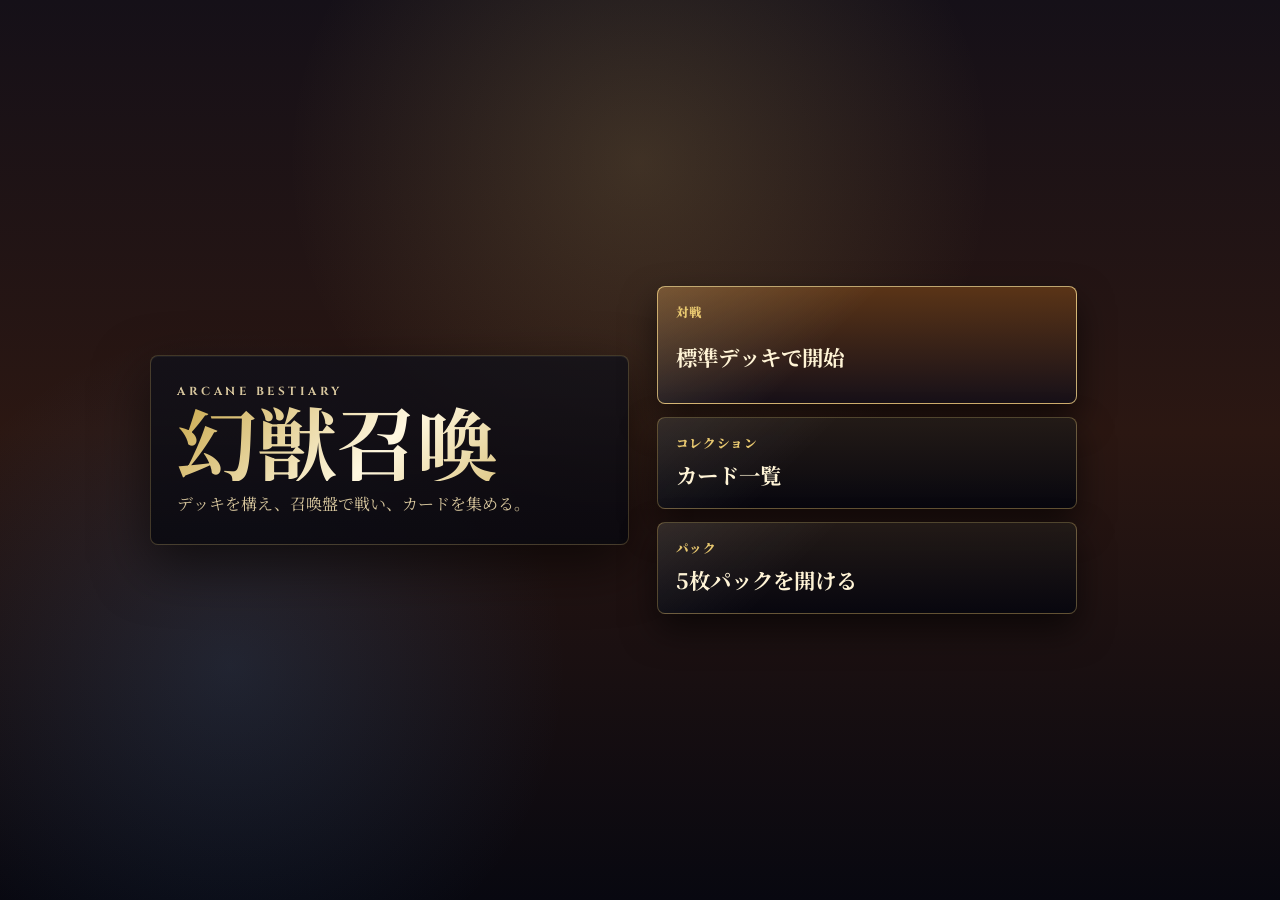
<file: tgc/index.html>
<!doctype html>
<html lang="ja">
  <head>
    <meta charset="utf-8">
    <meta name="viewport" content="width=device-width, initial-scale=1">
    <title>TGC - 幻獣カード図鑑プロトタイプ</title>
    <link href="https://fonts.googleapis.com/css2?family=Cinzel:wght@400;600;700&family=Noto+Serif+JP:wght@400;500&display=swap" rel="stylesheet">
    <link rel="stylesheet" href="style.css?v=tgc-main-menu-84c7144">
    <script src="data/cards.js?v=tgc-card-focus-20260614" defer></script>
    <script src="src/game/rules.js?v=genju-board-20260615" defer></script>
    <script src="src/game/battle.js?v=genju-board-20260615" defer></script>
    <script src="app.js?v=tgc-main-menu-84c7144" defer></script>
    <script src="battle-demo.js?v=genju-board-20260615" defer></script>
  </head>
  <body>
    <section class="main-menu" id="mainMenu" aria-label="メインメニュー">
      <div class="main-menu-shell">
        <div class="main-menu-brand">
          <p class="kicker">Arcane Bestiary</p>
          <h1>幻獣召喚</h1>
          <p>デッキを構え、召喚盤で戦い、カードを集める。</p>
        </div>
        <nav class="main-menu-nav" aria-label="ゲームモード">
          <button class="menu-tile menu-tile-primary" id="menuBattleButton" type="button">
            <span>対戦</span>
            <strong>標準デッキで開始</strong>
          </button>
          <button class="menu-tile" id="menuCollectionButton" type="button">
            <span>コレクション</span>
            <strong>カード一覧</strong>
          </button>
          <button class="menu-tile" id="menuPackButton" type="button">
            <span>パック</span>
            <strong>5枚パックを開ける</strong>
          </button>
        </nav>
      </div>
    </section>

    <div class="app-shell" hidden>
      <header class="topbar">
        <div class="title-block">
          <p class="kicker">ARCANE BESTIARY</p>
          <h1>幻獣召喚</h1>
        </div>
        <div class="topbar-actions">
          <div class="collection-rate" id="collectionRate" aria-live="polite">
            <span class="rate-label">所持率</span>
            <strong>0 / 0</strong>
          </div>
          <button class="primary-button" id="openPackButton" type="button">5枚パックを開ける</button>
          <button class="ghost-button" id="resetButton" type="button">リセット</button>
        </div>
      </header>

      <main class="library-layout" id="collectionScene">
        <aside class="filter-panel" aria-label="カードタイプフィルタ">
          <h2>カードタイプ</h2>
          <div class="filter-list" id="filterList">
            <button class="filter-button is-active" type="button" data-filter="all">すべて</button>
            <button class="filter-button" type="button" data-filter="genju">幻獣</button>
            <button class="filter-button" type="button" data-filter="spell">魔術</button>
            <button class="filter-button" type="button" data-filter="equipment">装備</button>
          </div>
        </aside>

        <section class="card-section" aria-label="カード一覧">
          <div class="section-heading">
            <h2>コレクション</h2>
            <p id="visibleCount">0枚表示</p>
          </div>
          <div class="card-grid" id="cardGrid"></div>
        </section>
      </main>

      <section class="battle-demo" id="battleScene" aria-label="召喚盤デモ" hidden>
        <div class="battle-header">
          <div>
            <p class="kicker">Guild Trial Board</p>
            <h2>6x6召喚盤</h2>
          </div>
          <div class="battle-actions">
            <button class="primary-button" id="battleNewGameButton" type="button">標準デッキで開始</button>
            <button class="ghost-button" id="battleEndTurnButton" type="button">ターン終了</button>
          </div>
        </div>

        <div class="battle-status" id="battleStatus" aria-live="polite"></div>

        <div class="battle-layout">
          <div class="battle-board" id="battleBoard" aria-label="6x6召喚盤"></div>
          <aside class="battle-side">
            <h3>手札</h3>
            <div class="battle-hand" id="battleHand"></div>
            <h3>ログ</h3>
            <ol class="battle-log" id="battleLog"></ol>
          </aside>
        </div>
      </section>
    </div>

    <div class="modal" id="packModal" aria-hidden="true" role="dialog" aria-modal="true" aria-labelledby="packModalTitle">
      <div class="modal-backdrop" data-close-modal></div>
      <div class="modal-card">
        <div class="modal-header">
          <p class="kicker">Arcane Pack</p>
          <h2 id="packModalTitle">パック開封</h2>
        </div>
        <div class="pack-stage" id="packStage"></div>
        <div class="modal-actions">
          <button class="primary-button" id="openAnotherButton" type="button">もう一度5枚開ける</button>
          <button class="ghost-button" id="closeModalButton" type="button">閉じる</button>
        </div>
      </div>
    </div>

    <div class="modal card-viewer-modal" id="cardViewerModal" aria-hidden="true" role="dialog" aria-modal="true" aria-labelledby="cardViewerTitle">
      <div class="modal-backdrop" data-close-viewer></div>
      <div class="modal-card card-viewer-shell">
        <div class="modal-header">
          <p class="kicker">Card View</p>
          <h2 id="cardViewerTitle">カード観察</h2>
        </div>
        <div class="card-viewer-stage" id="cardViewerStage"></div>
        <div class="modal-actions">
          <button class="ghost-button" id="closeViewerButton" type="button">閉じる</button>
        </div>
      </div>
    </div>
  </body>
</html>
</file>
<file: tgc/style.css>
:root {
  --ink: #2d1b12;
  --paper: #ead7a5;
  --paper-deep: #c79c5d;
  --gold: #f2c76b;
  --gold-deep: #8d6427;
  --silver: #d8e4e8;
  --blue: #55baf6;
  --purple: #a65dff;
  --panel: rgba(33, 22, 19, 0.86);
  --panel-strong: rgba(18, 16, 21, 0.92);
  --text: #fff4d1;
  --muted: #cbb98f;
  --shadow: 0 22px 60px rgba(0, 0, 0, 0.45);
}

* {
  box-sizing: border-box;
}

html {
  min-height: 100%;
  background: #160f0c;
}

body {
  min-height: 100vh;
  margin: 0;
  color: var(--text);
  font-family: "Yu Gothic", "Hiragino Sans", Meiryo, system-ui, sans-serif;
  background:
    radial-gradient(circle at 25% 8%, rgba(86, 159, 178, 0.18), transparent 28rem),
    radial-gradient(circle at 82% 18%, rgba(189, 66, 98, 0.16), transparent 24rem),
    repeating-linear-gradient(90deg, rgba(255, 226, 153, 0.04) 0 2px, transparent 2px 13px),
    linear-gradient(110deg, #23110c 0%, #3d2011 28%, #170d0b 54%, #0f1720 100%);
}

body::before {
  position: fixed;
  inset: 0;
  z-index: -1;
  content: "";
  background:
    linear-gradient(90deg, rgba(0, 0, 0, 0.28), transparent 12%, rgba(0, 0, 0, 0.2) 23%, transparent 36%),
    repeating-linear-gradient(7deg, rgba(255, 255, 255, 0.025) 0 1px, transparent 1px 9px);
  mix-blend-mode: screen;
  opacity: 0.7;
}

button {
  font: inherit;
}

.app-shell {
  width: min(1480px, calc(100% - 28px));
  margin: 0 auto;
  padding: 22px 0 36px;
}

.topbar {
  display: flex;
  align-items: center;
  justify-content: space-between;
  gap: 18px;
  min-height: 96px;
  padding: 18px 22px;
  border: 1px solid rgba(242, 199, 107, 0.36);
  border-radius: 8px;
  background:
    linear-gradient(135deg, rgba(250, 220, 139, 0.12), transparent 42%),
    linear-gradient(180deg, rgba(63, 39, 29, 0.94), rgba(18, 15, 18, 0.94));
  box-shadow: var(--shadow), inset 0 0 0 1px rgba(255, 245, 202, 0.08);
}

.kicker {
  margin: 0 0 5px;
  color: #f3c76d;
  font-size: 0.73rem;
  font-weight: 700;
  letter-spacing: 0.08em;
  text-transform: uppercase;
}

.title-block h1,
.section-heading h2,
.filter-panel h2,
.detail-copy h2,
.modal-header h2 {
  margin: 0;
  line-height: 1.1;
  letter-spacing: 0;
}

.title-block h1 {
  font-size: clamp(1.7rem, 3vw, 3.05rem);
  text-shadow: 0 3px 0 rgba(0, 0, 0, 0.36), 0 0 18px rgba(242, 199, 107, 0.24);
}

.topbar-actions {
  display: flex;
  align-items: center;
  justify-content: flex-end;
  flex-wrap: wrap;
  gap: 10px;
}

.collection-rate {
  min-width: 116px;
  padding: 9px 13px;
  border: 1px solid rgba(242, 199, 107, 0.28);
  border-radius: 8px;
  background: rgba(0, 0, 0, 0.22);
  text-align: center;
}

.rate-label {
  display: block;
  color: var(--muted);
  font-size: 0.73rem;
}

.collection-rate strong {
  display: block;
  margin-top: 2px;
  color: #fff8dd;
  font-size: 1.15rem;
}

.primary-button,
.ghost-button,
.filter-button {
  min-height: 42px;
  border-radius: 8px;
  cursor: pointer;
  transition: transform 160ms ease, border-color 160ms ease, box-shadow 160ms ease, background 160ms ease;
}

.primary-button {
  border: 1px solid #ffe6a5;
  padding: 0 18px;
  color: #2c1707;
  font-weight: 800;
  background: linear-gradient(180deg, #fff1b8, #e8ad44 52%, #9b6423);
  box-shadow: 0 8px 20px rgba(0, 0, 0, 0.32), inset 0 1px 0 rgba(255, 255, 255, 0.55);
}

.ghost-button {
  border: 1px solid rgba(237, 211, 154, 0.35);
  padding: 0 14px;
  color: #f3dfad;
  background: rgba(12, 12, 14, 0.42);
}

.primary-button:hover,
.ghost-button:hover,
.filter-button:hover {
  transform: translateY(-1px);
}

.primary-button:disabled {
  cursor: wait;
  filter: grayscale(0.4);
  opacity: 0.76;
}

.library-layout {
  display: grid;
  grid-template-columns: 180px minmax(0, 1fr) minmax(310px, 390px);
  gap: 18px;
  margin-top: 18px;
  align-items: start;
}

.filter-panel,
.card-section,
.detail-panel {
  border: 1px solid rgba(242, 199, 107, 0.24);
  border-radius: 8px;
  background: var(--panel);
  box-shadow: var(--shadow), inset 0 0 30px rgba(255, 222, 145, 0.04);
}

.filter-panel {
  position: sticky;
  top: 16px;
  padding: 15px;
}

.filter-panel h2 {
  margin-bottom: 12px;
  color: #ffedbd;
  font-size: 1rem;
}

.filter-list {
  display: grid;
  gap: 9px;
}

.filter-button {
  width: 100%;
  border: 1px solid rgba(218, 187, 116, 0.22);
  color: #f2dfb2;
  background: linear-gradient(180deg, rgba(87, 59, 39, 0.62), rgba(28, 23, 24, 0.72));
  text-align: left;
  padding: 0 13px;
}

.filter-button.is-active {
  border-color: rgba(96, 191, 245, 0.9);
  color: #ffffff;
  background: linear-gradient(180deg, rgba(39, 99, 126, 0.82), rgba(23, 42, 58, 0.86));
  box-shadow: 0 0 22px rgba(85, 186, 246, 0.24);
}

.card-section {
  padding: 16px;
}

.section-heading {
  display: flex;
  align-items: baseline;
  justify-content: space-between;
  gap: 12px;
  margin-bottom: 14px;
}

.section-heading h2 {
  font-size: 1.25rem;
}

.section-heading p {
  margin: 0;
  color: var(--muted);
  font-size: 0.9rem;
}

.card-grid {
  display: grid;
  grid-template-columns: repeat(auto-fill, minmax(170px, 1fr));
  gap: 18px 15px;
}

.tgc-card {
  position: relative;
  display: block;
  width: 100%;
  max-width: 230px;
  aspect-ratio: 0.68;
  margin: 0 auto;
  border: 0;
  padding: 0;
  color: var(--ink);
  background: transparent;
  transform-style: preserve-3d;
  transition: transform 180ms ease, filter 180ms ease;
}

.tgc-card:hover {
  transform: translateY(-6px) rotateX(2deg);
}

.tgc-card.is-selected {
  filter: drop-shadow(0 0 15px rgba(255, 224, 136, 0.72));
}

.tgc-card.is-locked {
  filter: grayscale(0.78) brightness(0.62);
}

.tgc-card.is-locked:hover {
  filter: grayscale(0.55) brightness(0.74);
}

.card-frame {
  position: absolute;
  inset: 0;
  display: grid;
  grid-template-rows: auto 1fr auto minmax(62px, auto) auto;
  gap: 6px;
  overflow: hidden;
  border: 4px solid var(--gold-deep);
  border-radius: 21px 21px 31px 31px;
  padding: 13px 10px 10px;
  background:
    linear-gradient(135deg, rgba(255, 255, 255, 0.2), transparent 32%),
    linear-gradient(180deg, #c9a05f, #7c4d23 8%, #e1c078 12%, #5b3219 100%);
  box-shadow:
    inset 0 0 0 2px rgba(255, 244, 195, 0.42),
    inset 0 0 0 7px rgba(37, 18, 8, 0.7),
    0 18px 34px rgba(0, 0, 0, 0.42);
}

.card-frame::before {
  position: absolute;
  inset: 11px;
  z-index: 0;
  border-radius: 15px 15px 23px 23px;
  content: "";
  background: linear-gradient(180deg, #f6e2aa 0%, #c99553 100%);
  box-shadow: inset 0 0 18px rgba(73, 42, 16, 0.52);
}

.card-frame > * {
  position: relative;
  z-index: 1;
}

.card-cost {
  position: absolute;
  z-index: 4;
  top: -7px;
  left: -5px;
  display: grid;
  width: 43px;
  height: 43px;
  place-items: center;
  border: 2px solid #f7e7b9;
  border-radius: 50%;
  color: #fff;
  font-size: 1.2rem;
  font-weight: 900;
  background:
    radial-gradient(circle at 35% 28%, #dff8ff, #3aa3df 44%, #0d4772 72%);
  box-shadow: 0 0 16px rgba(85, 186, 246, 0.62), 0 6px 16px rgba(0, 0, 0, 0.42);
}

.card-name {
  display: block;
  min-height: 30px;
  padding: 6px 8px 4px 24px;
  border: 1px solid rgba(87, 48, 16, 0.45);
  border-radius: 999px;
  color: #40200b;
  font-weight: 900;
  line-height: 1.15;
  background: linear-gradient(180deg, #fff4c9, #d7a85c);
  box-shadow: inset 0 1px 0 rgba(255, 255, 255, 0.45);
}

.card-art {
  position: relative;
  display: block;
  overflow: hidden;
  min-height: 0;
  border: 2px solid rgba(67, 38, 14, 0.64);
  border-radius: 15px;
  background: #21333f;
  box-shadow: inset 0 0 25px rgba(0, 0, 0, 0.4);
}

.card-image,
.fallback-art {
  position: absolute;
  inset: 0;
  width: 100%;
  height: 100%;
}

.card-image {
  z-index: 2;
  object-fit: cover;
}

.fallback-art {
  display: grid;
  place-items: center;
  text-align: center;
  isolation: isolate;
}

.fallback-art::before {
  position: absolute;
  inset: 0;
  z-index: -2;
  content: "";
  background:
    radial-gradient(circle at 50% 30%, rgba(255, 255, 255, 0.36), transparent 22%),
    linear-gradient(160deg, #315d70, #13151d 58%, #5d2c1f);
}

.art-glow {
  position: absolute;
  z-index: -1;
  width: 72%;
  aspect-ratio: 1;
  border-radius: 50%;
  background: radial-gradient(circle, rgba(255, 244, 183, 0.74), transparent 62%);
  filter: blur(2px);
}

.art-icon {
  display: block;
  color: #fff8df;
  font-size: clamp(2.2rem, 7vw, 4rem);
  text-shadow: 0 0 16px rgba(255, 255, 255, 0.7), 0 4px 10px rgba(0, 0, 0, 0.6);
}

.art-title {
  position: absolute;
  right: 8px;
  bottom: 7px;
  left: 8px;
  color: rgba(255, 246, 220, 0.84);
  font-size: 0.78rem;
  font-weight: 800;
  text-shadow: 0 2px 8px rgba(0, 0, 0, 0.8);
}

.tone-frost .fallback-art::before {
  background: linear-gradient(150deg, #ecfbff, #719fb6 45%, #222f58 100%);
}

.tone-moon .fallback-art::before {
  background: linear-gradient(150deg, #ddecff, #486e9e 48%, #11172c 100%);
}

.tone-dragon .fallback-art::before {
  background: linear-gradient(150deg, #77d5ff, #23405a 42%, #070a13 72%, #583242 100%);
}

.tone-light .fallback-art::before {
  background: linear-gradient(160deg, #fff9cc, #f2bd46 46%, #27576f 100%);
}

.tone-shadow .fallback-art::before {
  background: linear-gradient(155deg, #6c5ba8, #17131f 52%, #050506 100%);
}

.tone-flame .fallback-art::before {
  background: linear-gradient(155deg, #ffe18c, #d94a25 44%, #39100d 100%);
}

.type-ribbon {
  justify-self: center;
  min-width: 76%;
  padding: 4px 10px;
  border: 1px solid rgba(70, 38, 13, 0.42);
  border-radius: 999px;
  color: #3e210d;
  font-size: 0.78rem;
  font-weight: 900;
  background: linear-gradient(180deg, #f9e8b8, #bd8742);
}

.card-text {
  display: flex;
  align-items: center;
  justify-content: center;
  min-height: 62px;
  padding: 7px;
  border: 1px solid rgba(78, 46, 17, 0.28);
  border-radius: 8px;
  color: #39220f;
  font-size: clamp(0.68rem, 0.9vw, 0.78rem);
  font-weight: 700;
  line-height: 1.45;
  background: linear-gradient(180deg, rgba(255, 250, 222, 0.88), rgba(215, 174, 105, 0.88));
}

.card-footer {
  display: flex;
  align-items: center;
  justify-content: space-between;
  min-height: 32px;
}

.card-stat {
  display: grid;
  min-width: 34px;
  height: 34px;
  place-items: center;
  border: 2px solid rgba(255, 246, 216, 0.78);
  border-radius: 50%;
  color: #fff;
  font-weight: 900;
  box-shadow: 0 4px 10px rgba(0, 0, 0, 0.34);
}

.card-stat.attack {
  background: radial-gradient(circle, #ffdfa0, #b33821 72%);
}

.card-stat.health {
  background: radial-gradient(circle, #d8ffb5, #2b7c48 72%);
}

.card-stat.muted {
  width: 100%;
  border-radius: 999px;
  color: #f9eccc;
  background: linear-gradient(180deg, #78633c, #342416);
}

.owned-badge {
  position: absolute;
  right: 10px;
  bottom: 10px;
  padding: 3px 8px;
  border: 1px solid rgba(255, 255, 255, 0.28);
  border-radius: 999px;
  color: #fff9df;
  font-size: 0.72rem;
  font-weight: 900;
  background: rgba(16, 11, 12, 0.62);
}

.recent-badge {
  position: absolute;
  z-index: 5;
  top: 8px;
  right: 8px;
  padding: 4px 8px;
  border: 1px solid #fff1a8;
  border-radius: 999px;
  color: #07070f;
  font-family: "Cinzel", serif;
  font-size: 0.68rem;
  font-weight: 700;
  letter-spacing: 0.08em;
  background: linear-gradient(135deg, #fff4b8, #c9a84c);
  box-shadow: 0 0 14px rgba(201, 168, 76, 0.66), 0 6px 16px rgba(0, 0, 0, 0.54);
}

.tgc-card.is-recent .card-frame {
  animation: acquiredPulse 1.45s ease-in-out infinite;
}

.is-locked-detail .rules-box,
.is-locked-detail blockquote {
  border-color: rgba(136, 153, 170, 0.16);
  color: #8899aa;
  background: linear-gradient(180deg, rgba(15, 15, 30, 0.78), rgba(7, 7, 15, 0.8));
}

.is-locked-detail .rules-box p,
.is-locked-detail blockquote {
  filter: blur(0.2px);
}

@keyframes acquiredPulse {
  0%,
  100% {
    box-shadow: 0 0 20px var(--rarity-glow), 0 8px 32px rgba(0, 0, 0, 0.9);
  }
  50% {
    box-shadow: 0 0 30px var(--rarity-glow), 0 0 18px rgba(201, 168, 76, 0.42), 0 8px 32px rgba(0, 0, 0, 0.9);
  }
}

.rarity-S .card-frame,
.rarity-common .card-frame {
  box-shadow: inset 0 0 0 2px rgba(238, 248, 255, 0.62), inset 0 0 0 7px rgba(37, 18, 8, 0.7), 0 18px 34px rgba(0, 0, 0, 0.42), 0 0 16px rgba(216, 228, 232, 0.24);
}

.battle-demo {
  margin-top: 22px;
  border: 1px solid rgba(201, 168, 76, 0.22);
  border-radius: 8px;
  padding: 18px;
  background: linear-gradient(180deg, rgba(26, 26, 46, 0.86), rgba(7, 7, 15, 0.94));
  box-shadow: 0 16px 48px rgba(0, 0, 0, 0.72), inset 0 1px 0 rgba(255, 255, 255, 0.04);
}

.battle-header,
.battle-status {
  display: flex;
  align-items: center;
  justify-content: space-between;
  gap: 12px;
  flex-wrap: wrap;
}

.battle-header h2 {
  margin: 0;
  color: #fff8dc;
  font-size: 1.45rem;
}

.battle-actions {
  display: flex;
  gap: 10px;
  flex-wrap: wrap;
}

.battle-status {
  margin: 14px 0;
  justify-content: flex-start;
}

.battle-status span {
  border: 1px solid rgba(201, 168, 76, 0.24);
  border-radius: 8px;
  padding: 7px 10px;
  color: #fff2d8;
  background: rgba(7, 7, 15, 0.46);
  font-weight: 800;
}

.battle-layout {
  display: grid;
  grid-template-columns: minmax(340px, 620px) minmax(260px, 1fr);
  gap: 18px;
  align-items: start;
}

.battle-board {
  display: grid;
  grid-template-columns: repeat(6, 1fr);
  width: min(620px, 100%);
  aspect-ratio: 1;
  border: 2px solid rgba(201, 168, 76, 0.42);
  border-radius: 8px;
  overflow: hidden;
  background: #07070f;
}

.battle-cell {
  position: relative;
  display: grid;
  place-items: center;
  min-width: 0;
  border: 1px solid rgba(255, 255, 255, 0.06);
  padding: 5px;
  color: #fff2d8;
  cursor: pointer;
}

.battle-cell.is-light {
  background: rgba(222, 195, 120, 0.16);
}

.battle-cell.is-dark {
  background: rgba(44, 54, 78, 0.52);
}

.battle-cell.is-first-hq::before,
.battle-cell.is-second-hq::before {
  position: absolute;
  inset: 7px;
  border: 1px solid rgba(232, 200, 112, 0.5);
  border-radius: 6px;
  content: "";
  pointer-events: none;
}

.battle-cell.is-selected {
  box-shadow: inset 0 0 0 3px #e8c870, 0 0 18px rgba(232, 200, 112, 0.44);
}

.unit-name,
.unit-stats {
  position: relative;
  z-index: 1;
  display: block;
  text-align: center;
}

.unit-name {
  max-width: 100%;
  overflow-wrap: anywhere;
  font-size: 0.82rem;
  font-weight: 900;
  line-height: 1.15;
}

.unit-stats {
  margin-top: 3px;
  border-radius: 999px;
  padding: 2px 7px;
  color: #07070f;
  background: #e8c870;
  font-size: 0.72rem;
  font-weight: 900;
}

.battle-side {
  display: grid;
  gap: 10px;
}

.battle-side h3 {
  margin: 0;
  color: #e8c870;
}

.battle-hand {
  display: grid;
  gap: 8px;
}

.battle-hand-card {
  border: 1px solid rgba(201, 168, 76, 0.24);
  border-radius: 8px;
  padding: 9px;
  color: #fff2d8;
  background: rgba(7, 7, 15, 0.55);
  text-align: left;
  cursor: pointer;
}

.battle-hand-card strong,
.battle-hand-card span {
  display: block;
}

.battle-hand-card span {
  margin-top: 3px;
  color: #cbb98f;
  font-size: 0.78rem;
}

.battle-hand-card.is-selected {
  border-color: #e8c870;
  box-shadow: 0 0 16px rgba(232, 200, 112, 0.35);
}

.battle-hand-card:disabled {
  cursor: not-allowed;
  opacity: 0.52;
}

.battle-log {
  min-height: 148px;
  margin: 0;
  padding: 10px 10px 10px 28px;
  border: 1px solid rgba(201, 168, 76, 0.2);
  border-radius: 8px;
  color: #dac89f;
  background: rgba(7, 7, 15, 0.46);
}

@media (max-width: 900px) {
  .battle-layout {
    grid-template-columns: 1fr;
  }

  .battle-board {
    width: 100%;
  }
}

@media (max-width: 520px) {
  .battle-demo {
    padding: 12px;
  }

  .battle-header h2 {
    font-size: 1.22rem;
  }

  .battle-cell {
    padding: 3px;
  }

  .unit-name {
    font-size: 0.68rem;
  }

  .unit-stats {
    padding: 1px 5px;
    font-size: 0.64rem;
  }
}

.rarity-R .card-frame,
.rarity-uncommon .card-frame {
  border-color: #2f8fd1;
  box-shadow: inset 0 0 0 2px rgba(207, 242, 255, 0.7), inset 0 0 0 7px rgba(16, 33, 48, 0.72), 0 18px 34px rgba(0, 0, 0, 0.42), 0 0 20px rgba(85, 186, 246, 0.45);
}

.rarity-L .card-frame,
.rarity-rare .card-frame {
  border-color: #7441c7;
  box-shadow: inset 0 0 0 2px rgba(237, 216, 255, 0.68), inset 0 0 0 7px rgba(35, 22, 54, 0.74), 0 18px 34px rgba(0, 0, 0, 0.42), 0 0 22px rgba(166, 93, 255, 0.48);
}

.rarity-I .card-frame,
.rarity-epic .card-frame {
  border-color: #dfa926;
  box-shadow: inset 0 0 0 2px rgba(255, 241, 184, 0.76), inset 0 0 0 7px rgba(58, 39, 7, 0.72), 0 18px 34px rgba(0, 0, 0, 0.42), 0 0 24px rgba(255, 205, 84, 0.56);
}

.rarity-legendary .card-frame {
  border-color: #f1c45e;
  box-shadow: inset 0 0 0 2px rgba(255, 248, 207, 0.85), inset 0 0 0 7px rgba(62, 38, 11, 0.74), 0 18px 34px rgba(0, 0, 0, 0.42), 0 0 12px rgba(88, 215, 255, 0.5), 0 0 30px rgba(255, 195, 69, 0.62);
}

.detail-panel {
  position: sticky;
  top: 16px;
  overflow: hidden;
  background: var(--panel-strong);
}

.detail-inner {
  padding: 16px;
}

.detail-card-preview {
  width: min(220px, 78%);
  margin: 0 auto 14px;
}

.detail-copy h2 {
  color: #fff8dc;
  font-size: 1.55rem;
}

.detail-title-row {
  display: flex;
  align-items: start;
  justify-content: space-between;
  gap: 12px;
}

.cost-gem {
  display: grid;
  flex: 0 0 auto;
  width: 46px;
  height: 46px;
  place-items: center;
  border: 2px solid #f6ecca;
  border-radius: 50%;
  color: #fff;
  font-size: 1.2rem;
  font-weight: 900;
  background: radial-gradient(circle at 35% 28%, #dff8ff, #3aa3df 44%, #0d4772 72%);
  box-shadow: 0 0 18px rgba(85, 186, 246, 0.54);
}

.status-pill {
  display: inline-flex;
  margin: 12px 0;
  padding: 5px 11px;
  border-radius: 999px;
  font-size: 0.86rem;
  font-weight: 900;
}

.status-pill.owned {
  color: #102515;
  background: linear-gradient(180deg, #d8ffc0, #62c77d);
}

.status-pill.locked {
  color: #f0dfc0;
  background: rgba(255, 255, 255, 0.12);
}

.detail-list {
  display: grid;
  gap: 7px;
  margin: 0 0 12px;
}

.detail-list div {
  display: grid;
  grid-template-columns: 112px 1fr;
  gap: 8px;
  padding: 8px 0;
  border-bottom: 1px solid rgba(255, 236, 190, 0.12);
}

.detail-list dt {
  color: var(--muted);
  font-size: 0.84rem;
}

.detail-list dd {
  margin: 0;
  color: #fff6d5;
  font-weight: 800;
}

.rules-box {
  padding: 12px;
  border: 1px solid rgba(242, 199, 107, 0.2);
  border-radius: 8px;
  background: rgba(0, 0, 0, 0.2);
}

.rules-box h3 {
  margin: 0 0 6px;
  color: #f7d98d;
  font-size: 0.96rem;
}

.rules-box p,
.detail-copy blockquote {
  margin: 0;
  line-height: 1.65;
}

.detail-copy blockquote {
  margin-top: 12px;
  padding-left: 13px;
  border-left: 3px solid rgba(242, 199, 107, 0.54);
  color: #dac89f;
  font-style: italic;
}

.modal {
  position: fixed;
  inset: 0;
  z-index: 20;
  display: none;
  place-items: center;
  padding: 18px;
}

.modal.is-open {
  display: grid;
}

.modal-backdrop {
  position: absolute;
  inset: 0;
  background: rgba(5, 4, 8, 0.76);
  backdrop-filter: blur(5px);
}

.modal-card {
  position: relative;
  width: min(560px, 100%);
  max-height: calc(100vh - 36px);
  overflow: auto;
  border: 1px solid rgba(255, 224, 145, 0.42);
  border-radius: 8px;
  padding: 22px;
  background:
    radial-gradient(circle at 50% 0%, rgba(85, 186, 246, 0.18), transparent 18rem),
    linear-gradient(180deg, rgba(61, 38, 27, 0.98), rgba(16, 13, 18, 0.98));
  box-shadow: 0 28px 90px rgba(0, 0, 0, 0.64), inset 0 0 0 1px rgba(255, 255, 255, 0.08);
}

.modal-header {
  text-align: center;
}

.modal-header h2 {
  font-size: 1.55rem;
}

.pack-stage {
  display: grid;
  min-height: 340px;
  place-items: center;
  padding: 18px 0;
}

.sealed-pack {
  display: grid;
  width: min(240px, 72vw);
  aspect-ratio: 0.72;
  place-items: center;
  border: 4px solid #d4a34f;
  border-radius: 24px;
  color: #fff4cf;
  background:
    radial-gradient(circle at 50% 38%, rgba(255, 255, 255, 0.26), transparent 4rem),
    linear-gradient(145deg, #214f6f, #1d1320 58%, #6b3c20);
  box-shadow: 0 0 30px rgba(85, 186, 246, 0.35), inset 0 0 26px rgba(255, 220, 121, 0.24);
}

.sealed-pack.is-opening {
  animation: packShake 850ms ease both;
}

.pack-sigil {
  display: grid;
  width: 96px;
  height: 96px;
  place-items: center;
  border: 2px solid rgba(255, 237, 183, 0.86);
  border-radius: 50%;
  color: #fff8df;
  font-size: 1.7rem;
  font-weight: 900;
  box-shadow: 0 0 28px rgba(255, 224, 134, 0.58);
}

.sealed-pack p {
  align-self: end;
  margin: 0 0 28px;
  color: #f6dc9c;
  font-weight: 800;
}

.pack-result {
  display: grid;
  grid-template-columns: minmax(170px, 220px) 1fr;
  gap: 18px;
  align-items: center;
  width: 100%;
}

.revealed-card {
  animation: cardReveal 520ms ease both;
}

.pack-message h3 {
  margin: 0 0 8px;
  font-size: 1.45rem;
}

.pack-message p {
  margin: 0;
  color: #e5d3a6;
  line-height: 1.65;
}

.modal-actions {
  display: flex;
  justify-content: center;
  gap: 10px;
}

.tgc-card.is-compact {
  pointer-events: none;
}

@keyframes packShake {
  0%,
  100% {
    transform: translateY(0) rotate(0deg) scale(1);
    filter: brightness(1);
  }
  18% {
    transform: translateX(-8px) rotate(-3deg);
  }
  36% {
    transform: translateX(8px) rotate(3deg);
  }
  58% {
    transform: translateY(-10px) scale(1.03);
    filter: brightness(1.35);
  }
  82% {
    transform: translateY(0) scale(1.08);
    filter: brightness(1.8);
  }
}

@keyframes cardReveal {
  from {
    opacity: 0;
    transform: rotateY(70deg) translateY(18px) scale(0.92);
    filter: brightness(2);
  }
  to {
    opacity: 1;
    transform: rotateY(0) translateY(0) scale(1);
    filter: brightness(1);
  }
}

@media (max-width: 1180px) {
  .library-layout {
    grid-template-columns: 160px minmax(0, 1fr);
  }

  .detail-panel {
    grid-column: 1 / -1;
    position: static;
  }

  .detail-inner {
    display: grid;
    grid-template-columns: minmax(180px, 240px) 1fr;
    gap: 18px;
    align-items: start;
  }

  .detail-card-preview {
    width: 100%;
    margin-bottom: 0;
  }
}

@media (max-width: 760px) {
  .app-shell {
    width: min(100% - 18px, 620px);
    padding-top: 10px;
  }

  .topbar {
    align-items: stretch;
    flex-direction: column;
    min-height: 0;
    padding: 16px;
  }

  .topbar-actions {
    justify-content: stretch;
  }

  .topbar-actions > * {
    flex: 1 1 auto;
  }

  .library-layout {
    grid-template-columns: 1fr;
    gap: 12px;
  }

  .filter-panel {
    position: static;
    padding: 12px;
  }

  .filter-list {
    grid-template-columns: repeat(5, minmax(86px, 1fr));
    overflow-x: auto;
    padding-bottom: 2px;
  }

  .filter-button {
    text-align: center;
    white-space: nowrap;
  }

  .card-section {
    padding: 12px;
  }

  .card-grid {
    grid-template-columns: repeat(2, minmax(0, 1fr));
    gap: 13px 10px;
  }

  .tgc-card {
    max-width: 210px;
  }

  .card-frame {
    border-radius: 18px 18px 26px 26px;
    padding: 11px 8px 9px;
  }

  .card-name {
    min-height: 28px;
    padding-left: 22px;
    font-size: 0.88rem;
  }

  .card-text {
    min-height: 58px;
    font-size: 0.66rem;
  }

  .detail-inner {
    display: block;
  }

  .detail-card-preview {
    width: min(215px, 78%);
    margin-bottom: 14px;
  }

  .pack-result {
    grid-template-columns: 1fr;
  }

  .revealed-card {
    width: min(220px, 74vw);
    margin: 0 auto;
  }

  .pack-message {
    text-align: center;
  }
}

@media (max-width: 430px) {
  .card-grid {
    grid-template-columns: 1fr;
  }

  .tgc-card {
    max-width: 220px;
  }

  .topbar-actions {
    display: grid;
    grid-template-columns: 1fr 1fr;
  }

  .collection-rate {
    grid-column: 1 / -1;
  }

  .detail-list div {
    grid-template-columns: 96px 1fr;
  }

  .modal-actions {
    display: grid;
  }
}

/* Browsing cards prioritize art; the enlarged viewer keeps full card text. */
#cardGrid .card-frame {
  grid-template-rows: 38px minmax(360px, 1fr) 28px 34px;
}

#cardGrid .card-art {
  height: auto;
}

#cardGrid .card-text {
  display: none;
}

.pack-card-row .card-frame {
  grid-template-rows: 25px 214px 22px 24px;
}

.pack-card-row .card-art {
  height: 214px;
}

.pack-card-row .card-text {
  display: none;
}

.card-viewer-stage .card-text {
  display: flex;
}

@media (max-width: 760px) {
  #cardGrid .card-frame {
    grid-template-rows: 30px minmax(286px, 1fr) 24px 28px;
  }

  .pack-card-row .card-frame {
    grid-template-rows: 24px 210px 21px 24px;
  }

  .pack-card-row .card-art {
    height: 210px;
  }
}

@media (max-width: 430px) {
  #cardGrid .card-frame {
    grid-template-rows: 29px minmax(286px, 1fr) 23px 27px;
  }

  .pack-card-row .card-frame {
    grid-template-rows: 24px 210px 21px 24px;
  }
}

/* TGC hard fantasy skin: Hearthstone x MTG Arena direction. */
:root {
  --ink: #07070f;
  --paper: #0f0f1e;
  --paper-deep: #1a1a2e;
  --gold: #c9a84c;
  --gold-deep: #8f7430;
  --silver: #8899aa;
  --blue: #3a8fd1;
  --purple: #9b59ff;
  --panel: rgba(10, 10, 22, 0.9);
  --panel-strong: rgba(7, 7, 15, 0.96);
  --text: #e8e0d0;
  --muted: #8899aa;
  --shadow: 0 18px 56px rgba(0, 0, 0, 0.82);
}

html,
body {
  background: #07070f;
}

body {
  color: #e8e0d0;
  font-family: "Noto Serif JP", serif;
  background:
    radial-gradient(circle at 50% -10%, rgba(201, 168, 76, 0.09), transparent 24rem),
    radial-gradient(circle at 8% 18%, rgba(58, 143, 209, 0.08), transparent 18rem),
    radial-gradient(circle at 90% 26%, rgba(155, 89, 255, 0.08), transparent 18rem),
    #07070f;
}

body::before {
  background:
    linear-gradient(rgba(255, 255, 255, 0.018) 1px, transparent 1px),
    linear-gradient(90deg, rgba(255, 255, 255, 0.014) 1px, transparent 1px);
  background-size: 44px 44px;
  mix-blend-mode: normal;
  opacity: 0.55;
}

.topbar,
.filter-panel,
.card-section,
.detail-panel,
.modal-card {
  border: 1px solid rgba(201, 168, 76, 0.22);
  background:
    linear-gradient(180deg, rgba(26, 26, 46, 0.86), rgba(7, 7, 15, 0.94)),
    #07070f;
  box-shadow: 0 16px 48px rgba(0, 0, 0, 0.72), inset 0 1px 0 rgba(255, 255, 255, 0.04);
}

.topbar {
  min-height: 88px;
}

.kicker,
.rate-label,
.section-heading p {
  color: #8899aa;
  font-family: "Cinzel", serif;
  letter-spacing: 0.3em;
}

.title-block h1 {
  font-family: "Cinzel", "Noto Serif JP", serif;
  font-size: clamp(2rem, 6vw, 2.5rem);
  font-weight: 700;
  letter-spacing: 0.02em;
  background: linear-gradient(135deg, #c9a84c, #fff8e0, #c9a84c);
  -webkit-background-clip: text;
  background-clip: text;
  -webkit-text-fill-color: transparent;
  text-shadow: none;
}

.section-heading h2,
.filter-panel h2,
.modal-header h2,
.detail-copy h2 {
  color: #e8e0d0;
  font-family: "Cinzel", "Noto Serif JP", serif;
}

.collection-rate {
  border-color: rgba(201, 168, 76, 0.22);
  background: rgba(7, 7, 15, 0.62);
}

.collection-rate strong,
.detail-copy h2 {
  color: #e8e0d0;
}

.primary-button {
  border: 1px solid #e8c870;
  color: #07070f;
  font-family: "Cinzel", "Noto Serif JP", serif;
  font-weight: 700;
  letter-spacing: 0.04em;
  background: linear-gradient(135deg, #c9a84c, #a07830);
  box-shadow: 0 0 20px rgba(201, 168, 76, 0.4), 0 4px 16px rgba(0, 0, 0, 0.6);
}

.ghost-button,
.filter-button {
  border-color: rgba(201, 168, 76, 0.22);
  color: #8899aa;
  font-family: "Cinzel", "Noto Serif JP", serif;
  background: linear-gradient(180deg, rgba(26, 26, 46, 0.78), rgba(7, 7, 15, 0.9));
}

.filter-button.is-active {
  border-color: #c9a84c;
  color: #c9a84c;
  background: linear-gradient(180deg, rgba(26, 26, 46, 0.96), rgba(15, 15, 30, 0.96));
  box-shadow: 0 0 18px rgba(201, 168, 76, 0.22);
}

.card-grid {
  grid-template-columns: repeat(auto-fill, minmax(190px, 1fr));
}

.tgc-card {
  --rarity-color: #2ecc71;
  --rarity-glow: rgba(46, 204, 113, 0.4);
  max-width: 220px;
  height: 360px;
  aspect-ratio: auto;
  font-family: "Noto Serif JP", serif;
}

.rarity-common {
  --rarity-color: #2ecc71;
  --rarity-glow: rgba(46, 204, 113, 0.4);
}

.rarity-S {
  --rarity-color: #2ecc71;
  --rarity-glow: rgba(46, 204, 113, 0.4);
}

.rarity-uncommon {
  --rarity-color: #3a8fd1;
  --rarity-glow: rgba(58, 143, 209, 0.4);
}

.rarity-R {
  --rarity-color: #3a8fd1;
  --rarity-glow: rgba(58, 143, 209, 0.4);
}

.rarity-rare {
  --rarity-color: #9b59ff;
  --rarity-glow: rgba(155, 89, 255, 0.4);
}

.rarity-L {
  --rarity-color: #9b59ff;
  --rarity-glow: rgba(155, 89, 255, 0.4);
}

.rarity-epic {
  --rarity-color: #c9a84c;
  --rarity-glow: rgba(201, 168, 76, 0.42);
}

.rarity-I {
  --rarity-color: #c9a84c;
  --rarity-glow: rgba(201, 168, 76, 0.42);
}

.rarity-legendary {
  --rarity-color: #e8c870;
  --rarity-glow: rgba(232, 200, 112, 0.5);
}

.tgc-card[data-card-id="koran"],
.tgc-card[data-card-id="korantan"],
.tgc-card[data-card-id="korangarth"] {
  --rarity-color: #9b59ff;
  --rarity-glow: rgba(155, 89, 255, 0.4);
}

.tgc-card[data-card-id="light_aura"],
.tgc-card[data-card-id="dragon_aura"] {
  --rarity-color: #3a8fd1;
  --rarity-glow: rgba(58, 143, 209, 0.4);
}

.tgc-card[data-card-id="dark_aura"],
.tgc-card[data-card-id="flame_aura"] {
  --rarity-color: #2ecc71;
  --rarity-glow: rgba(46, 204, 113, 0.4);
}

.tgc-card[data-card-id="moon_crystal"] {
  --rarity-color: #c9a84c;
  --rarity-glow: rgba(201, 168, 76, 0.44);
}

.tgc-card:hover {
  transform: translateY(-7px) scale(1.015);
}

.tgc-card.is-selected {
  filter: drop-shadow(0 0 18px var(--rarity-glow));
}

.tgc-card.is-locked {
  filter: grayscale(0.82) brightness(0.48);
}

.card-frame,
.rarity-common .card-frame,
.rarity-uncommon .card-frame,
.rarity-rare .card-frame,
.rarity-epic .card-frame,
.rarity-legendary .card-frame {
  display: grid;
  grid-template-rows: 34px 160px 28px 1fr 32px;
  gap: 0;
  border: 2px solid transparent;
  border-radius: 12px;
  padding: 0;
  background:
    linear-gradient(180deg, #1a1a2e 0%, #0d0d1e 100%) padding-box,
    linear-gradient(135deg, rgba(255, 255, 255, 0.16), var(--rarity-color), #c9a84c, rgba(255, 255, 255, 0.08)) border-box;
  box-shadow: 0 0 20px var(--rarity-glow), 0 8px 32px rgba(0, 0, 0, 0.9);
}

.card-frame::before {
  display: none;
}

.card-cost {
  top: 8px;
  left: 8px;
  width: 28px;
  height: 28px;
  border: 2px solid #7ab4e8;
  border-radius: 50%;
  color: #fff;
  font-family: "Cinzel", serif;
  font-size: 0.9rem;
  font-weight: 700;
  background: radial-gradient(circle at 35% 35%, #4a90d9, #1a3a6a);
  box-shadow: 0 0 8px rgba(100, 180, 255, 0.5), 0 5px 14px rgba(0, 0, 0, 0.75);
}

.card-name {
  display: flex;
  align-items: center;
  min-height: 0;
  padding: 0 10px 0 42px;
  border: 0;
  border-bottom: 1px solid #c9a84c;
  border-radius: 10px 10px 0 0;
  color: #f0e8d0;
  font-family: "Cinzel", "Noto Serif JP", serif;
  font-size: 13px;
  font-weight: 700;
  letter-spacing: 0.08em;
  line-height: 1.2;
  background: linear-gradient(90deg, #1e1a0e, #12100a);
  box-shadow: none;
}

.card-art {
  min-height: 0;
  height: 160px;
  border: 0;
  border-radius: 0;
  background: #0a0a18;
  box-shadow: inset 0 0 40px rgba(0, 0, 0, 0.82);
}

.card-art::before,
.card-art::after {
  position: absolute;
  z-index: 3;
  width: 12px;
  height: 12px;
  content: "";
  pointer-events: none;
}

.card-art::before {
  top: 8px;
  left: 8px;
  border-top: 2px solid var(--rarity-color);
  border-left: 2px solid var(--rarity-color);
  box-shadow: 0 0 6px var(--rarity-color), 180px 132px 0 -2px #0a0a18, 180px 132px 0 0 var(--rarity-color);
}

.card-art::after {
  top: 8px;
  right: 8px;
  border-top: 2px solid var(--rarity-color);
  border-right: 2px solid var(--rarity-color);
  box-shadow: 0 0 6px var(--rarity-color), -180px 132px 0 -2px #0a0a18, -180px 132px 0 0 var(--rarity-color);
}

.fallback-art::before {
  background:
    radial-gradient(circle at 50% 34%, var(--rarity-glow), transparent 24%),
    linear-gradient(145deg, rgba(255, 255, 255, 0.05), transparent 36%),
    linear-gradient(180deg, #131324 0%, #0a0a18 58%, #05050c 100%);
}

.fallback-art::after {
  position: absolute;
  inset: 18px;
  z-index: -1;
  content: "";
  border: 1px solid rgba(255, 255, 255, 0.08);
  background:
    linear-gradient(115deg, transparent 0 42%, rgba(255, 255, 255, 0.08) 43% 44%, transparent 45%),
    radial-gradient(circle at 50% 50%, rgba(255, 255, 255, 0.08), transparent 42%);
  clip-path: polygon(50% 0, 100% 50%, 50% 100%, 0 50%);
}

.art-glow {
  width: 68%;
  background: radial-gradient(circle, var(--rarity-glow), transparent 62%);
  filter: blur(4px);
}

.art-icon {
  color: #e8e0d0;
  font-family: "Cinzel", serif;
  text-shadow: 0 0 18px var(--rarity-glow), 0 4px 12px rgba(0, 0, 0, 0.9);
}

.art-title {
  right: 10px;
  bottom: 8px;
  left: 10px;
  color: var(--rarity-color);
  font-family: "Cinzel", serif;
  font-size: 10px;
  font-weight: 700;
  letter-spacing: 0.2em;
  text-transform: uppercase;
}

.type-ribbon {
  display: flex;
  align-items: center;
  justify-content: center;
  gap: 9px;
  width: 100%;
  min-width: 0;
  padding: 0 10px;
  border: 0;
  border-top: 1px solid rgba(255, 255, 255, 0.06);
  border-bottom: 1px solid rgba(255, 255, 255, 0.06);
  border-radius: 0;
  color: var(--rarity-color);
  font-family: "Cinzel", "Noto Serif JP", serif;
  font-size: 10px;
  font-weight: 700;
  letter-spacing: 0.15em;
  background: #0f0f1e;
}

.type-ribbon::before,
.type-ribbon::after {
  width: 8px;
  height: 8px;
  content: "";
  background: var(--rarity-color);
  box-shadow: 0 0 6px var(--rarity-color);
  transform: rotate(45deg);
}

.card-text {
  display: block;
  min-height: 0;
  padding: 10px 12px;
  border: 0;
  border-radius: 0;
  color: #c8c0b0;
  font-family: "Noto Serif JP", serif;
  font-size: 11px;
  font-weight: 500;
  line-height: 1.8;
  background: linear-gradient(180deg, #0f0f1e, #0a0a14);
}

.keyword {
  color: #e8d89a;
  font-weight: 700;
}

.card-footer {
  min-height: 0;
  padding: 0 10px 9px;
  background: #0a0a14;
}

.card-stat {
  min-width: 26px;
  width: 26px;
  height: 26px;
  border-radius: 50%;
  font-family: "Cinzel", serif;
  font-size: 0.86rem;
  font-weight: 700;
}

.card-stat.attack {
  border: 1.5px solid #ff8888;
  background: radial-gradient(circle at 35% 35%, #d44, #7a1111);
  box-shadow: 0 0 6px rgba(200, 50, 50, 0.5);
}

.card-stat.health {
  border: 1.5px solid #88ccff;
  background: radial-gradient(circle at 35% 35%, #4499dd, #113366);
  box-shadow: 0 0 6px rgba(68, 153, 221, 0.5);
}

.card-stat.muted {
  height: 24px;
  border: 1px solid rgba(201, 168, 76, 0.42);
  border-radius: 999px;
  color: #8899aa;
  background: #0f0f1e;
}

.owned-badge {
  right: 9px;
  bottom: 9px;
  border-color: rgba(201, 168, 76, 0.28);
  color: #c9a84c;
  font-family: "Cinzel", serif;
  background: rgba(7, 7, 15, 0.78);
}

.detail-inner {
  border-top: 2px solid var(--rarity-color, #c9a84c);
  background: linear-gradient(180deg, rgba(26, 26, 46, 0.36), transparent 42%);
}

.status-pill.owned {
  color: #07070f;
  background: linear-gradient(135deg, #c9a84c, #a07830);
}

.status-pill.locked,
.rules-box {
  border-color: rgba(201, 168, 76, 0.18);
  color: #8899aa;
  background: rgba(7, 7, 15, 0.48);
}

.detail-list div {
  border-bottom-color: rgba(255, 255, 255, 0.07);
}

.detail-list dt,
.pack-message p,
.detail-copy blockquote {
  color: #8899aa;
}

.detail-list dd,
.rules-box p {
  color: #e8e0d0;
}

.rules-box h3 {
  color: #c9a84c;
  font-family: "Cinzel", "Noto Serif JP", serif;
}

.modal-backdrop {
  background: rgba(7, 7, 15, 0.84);
}

.pack-stage {
  perspective: 1000px;
}

.sealed-pack {
  border: 2px solid #c9a84c;
  border-radius: 12px;
  background:
    radial-gradient(circle at 50% 34%, rgba(201, 168, 76, 0.26), transparent 26%),
    linear-gradient(180deg, #1a1a2e 0%, #0d0d1e 100%);
  box-shadow: 0 0 24px rgba(201, 168, 76, 0.32), 0 18px 44px rgba(0, 0, 0, 0.86);
}

.pack-sigil {
  border-color: #c9a84c;
  color: #c9a84c;
  font-family: "Cinzel", serif;
  box-shadow: 0 0 20px rgba(201, 168, 76, 0.45);
}

.revealed-card {
  animation: card-reveal 0.6s cubic-bezier(0.34, 1.56, 0.64, 1) forwards;
  transform-style: preserve-3d;
}

@keyframes card-reveal {
  0% {
    opacity: 0;
    transform: rotateY(90deg) scale(0.8);
  }
  60% {
    transform: rotateY(-8deg) scale(1.05);
  }
  100% {
    opacity: 1;
    transform: rotateY(0deg) scale(1);
  }
}

@media (max-width: 760px) {
  .app-shell {
    width: 100%;
    padding: 10px 10px 86px;
  }

  .topbar {
    border-radius: 0;
  }

  .library-layout {
    gap: 12px;
  }

  .filter-panel {
    position: fixed;
    top: auto;
    right: 0;
    bottom: 0;
    left: 0;
    z-index: 10;
    padding: 8px 8px calc(8px + env(safe-area-inset-bottom));
    border-width: 1px 0 0;
    border-radius: 0;
    background: rgba(7, 7, 15, 0.95);
    backdrop-filter: blur(10px);
  }

  .filter-panel h2 {
    display: none;
  }

  .filter-list {
    display: grid;
    grid-template-columns: repeat(5, minmax(58px, 1fr));
    gap: 6px;
    overflow: visible;
    padding: 0;
  }

  .filter-button {
    min-height: 44px;
    padding: 0 5px;
    border-radius: 8px;
    font-size: 0.68rem;
    letter-spacing: 0.04em;
    text-align: center;
  }

  .filter-button.is-active {
    color: #c9a84c;
  }

  .card-section {
    overflow: hidden;
  }

  .card-grid {
    grid-template-columns: repeat(2, minmax(0, 1fr));
    gap: 14px 9px;
  }

  .tgc-card {
    width: 100%;
    max-width: 196px;
    height: 338px;
  }

  .card-frame {
    grid-template-rows: 32px 142px 26px 1fr 30px;
  }

  .card-art {
    height: 142px;
  }

  .card-name {
    padding-left: 38px;
    font-size: 11px;
  }

  .card-cost {
    width: 26px;
    height: 26px;
    font-size: 0.82rem;
  }

  .card-text {
    padding: 8px 9px;
    font-size: 10px;
    line-height: 1.65;
  }

  .art-title,
  .type-ribbon {
    font-size: 9px;
  }
}

@media (max-width: 430px) {
  .topbar-actions {
    grid-template-columns: 1fr 1fr;
  }

  .card-grid {
    grid-template-columns: repeat(2, minmax(0, 1fr));
  }

  .tgc-card {
    height: 326px;
  }

  .card-frame {
    grid-template-rows: 31px 132px 25px 1fr 28px;
  }

  .card-art {
    height: 132px;
  }

  .card-name {
    font-size: 10px;
    letter-spacing: 0.04em;
  }

  .card-text {
    font-size: 9.5px;
  }

  .detail-card-preview,
  .revealed-card {
    width: min(210px, 80vw);
  }
}

/* Visual polish pass: mobile-first collection and pack presentation. */
body {
  background:
    linear-gradient(90deg, rgba(246, 208, 124, 0.055) 0 1px, transparent 1px 18px),
    linear-gradient(0deg, rgba(104, 199, 195, 0.045) 0 1px, transparent 1px 22px),
    linear-gradient(130deg, #150b12 0%, #271722 30%, #122429 62%, #0a0c12 100%);
}

body::before {
  background:
    linear-gradient(110deg, rgba(255, 222, 148, 0.07), transparent 28%, rgba(89, 202, 207, 0.07) 54%, transparent 78%),
    repeating-linear-gradient(11deg, rgba(255, 255, 255, 0.024) 0 1px, transparent 1px 8px);
  opacity: 0.8;
}

.app-shell {
  width: min(1320px, calc(100% - 24px));
}

.topbar,
.filter-panel,
.card-section,
.detail-panel,
.modal-card {
  border-color: rgba(245, 210, 132, 0.34);
  box-shadow:
    0 20px 52px rgba(0, 0, 0, 0.42),
    inset 0 0 0 1px rgba(255, 247, 218, 0.06);
}

.topbar {
  background:
    linear-gradient(135deg, rgba(244, 201, 105, 0.16), transparent 42%),
    linear-gradient(180deg, rgba(62, 39, 38, 0.94), rgba(18, 16, 24, 0.94));
}

.title-block h1 {
  color: #fff7d8;
  font-size: clamp(1.95rem, 2.5rem, 2.7rem);
}

.collection-rate {
  display: grid;
  min-width: 132px;
  min-height: 58px;
  place-items: center;
  padding: 8px 14px;
  border-color: rgba(255, 225, 153, 0.34);
  background: linear-gradient(180deg, rgba(5, 9, 14, 0.56), rgba(31, 19, 22, 0.54));
}

.collection-rate strong {
  font-size: 1.35rem;
  letter-spacing: 0;
}

.primary-button,
.ghost-button,
.filter-button {
  min-height: 46px;
  touch-action: manipulation;
}

.primary-button {
  box-shadow:
    0 10px 22px rgba(0, 0, 0, 0.38),
    inset 0 1px 0 rgba(255, 255, 255, 0.6),
    0 0 18px rgba(242, 199, 107, 0.22);
}

.filter-list {
  gap: 10px;
}

.filter-button {
  display: inline-flex;
  align-items: center;
  justify-content: center;
  padding: 0 16px;
  text-align: center;
}

.card-section {
  overflow: visible;
  background:
    linear-gradient(180deg, rgba(38, 24, 25, 0.9), rgba(20, 16, 20, 0.88)),
    var(--panel);
}

.card-grid {
  grid-template-columns: repeat(auto-fill, minmax(188px, 1fr));
  gap: 22px 18px;
  align-items: start;
}

.tgc-card {
  max-width: 236px;
  border-radius: 26px 26px 34px 34px;
  outline-offset: 7px;
}

.tgc-card:focus-visible {
  outline: 3px solid rgba(92, 200, 255, 0.82);
}

.tgc-card.is-selected {
  filter: drop-shadow(0 0 18px rgba(255, 226, 139, 0.78));
}

.tgc-card.is-selected .card-frame {
  transform: translateY(-3px);
}

.tgc-card.is-locked {
  filter: grayscale(0.65) brightness(0.7);
}

.card-frame {
  grid-template-rows: 30px minmax(86px, 1fr) 28px minmax(64px, auto) 34px;
  gap: 7px;
  border-width: 3px;
  border-radius: 22px 22px 30px 30px;
  padding: 12px 10px 10px;
  background:
    linear-gradient(150deg, rgba(255, 255, 255, 0.18), transparent 35%),
    linear-gradient(180deg, #f1d18a 0%, #b17636 8%, #efd08a 16%, #a96d32 68%, #5a2d18 100%);
  transition: transform 180ms ease, box-shadow 180ms ease;
}

.card-frame::before {
  inset: 10px;
  border-radius: 16px 16px 24px 24px;
  background:
    linear-gradient(180deg, rgba(255, 246, 203, 0.95), rgba(212, 154, 75, 0.94)),
    linear-gradient(90deg, transparent, rgba(255, 255, 255, 0.28), transparent);
}

.card-frame::after {
  position: absolute;
  inset: 14px;
  z-index: 0;
  border-radius: 13px 13px 21px 21px;
  content: "";
  background:
    linear-gradient(90deg, transparent 0 47%, rgba(255, 255, 255, 0.18) 48% 52%, transparent 53%),
    linear-gradient(0deg, transparent 0 47%, rgba(79, 45, 18, 0.13) 48% 52%, transparent 53%);
  pointer-events: none;
  opacity: 0.55;
}

.card-cost {
  top: -8px;
  left: -7px;
  width: 46px;
  height: 46px;
  font-size: 1.25rem;
}

.card-name {
  display: flex;
  min-height: 30px;
  align-items: center;
  justify-content: center;
  padding: 5px 10px 4px 28px;
  overflow: hidden;
  font-size: 0.92rem;
  text-overflow: ellipsis;
  white-space: nowrap;
}

.card-art {
  border-width: 2px;
  border-radius: 14px;
}

.fallback-art::before {
  background:
    radial-gradient(circle at 50% 38%, rgba(255, 248, 202, 0.74), transparent 22%),
    conic-gradient(from 45deg, rgba(255, 255, 255, 0.16), transparent 18%, rgba(255, 255, 255, 0.12), transparent 42%),
    linear-gradient(155deg, #375d6a, #18202c 57%, #4d2631);
}

.fallback-art::after {
  position: absolute;
  inset: 12px;
  z-index: -1;
  border: 1px solid rgba(255, 248, 221, 0.32);
  border-radius: 50%;
  content: "";
  transform: rotate(45deg);
  box-shadow:
    inset 0 0 16px rgba(255, 245, 202, 0.18),
    0 0 18px rgba(255, 245, 202, 0.2);
}

.art-glow {
  width: 64%;
  background:
    radial-gradient(circle, rgba(255, 246, 197, 0.84), rgba(91, 197, 226, 0.18) 44%, transparent 68%);
  filter: blur(1px);
}

.art-icon {
  font-size: 2.55rem;
}

.art-title {
  right: 10px;
  bottom: 8px;
  left: 10px;
  font-size: 0.78rem;
}

.type-ribbon {
  min-width: 72%;
  padding: 4px 12px;
  font-size: 0.78rem;
}

.card-text {
  min-height: 64px;
  padding: 8px;
  overflow: hidden;
  font-size: 0.72rem;
  line-height: 1.42;
  text-wrap: pretty;
}

.card-footer {
  min-height: 34px;
}

.card-stat {
  min-width: 35px;
  height: 35px;
  font-size: 0.92rem;
}

.owned-badge {
  right: 11px;
  bottom: 11px;
  min-width: 38px;
  text-align: center;
  background: rgba(11, 15, 17, 0.72);
}

.rarity-S .card-frame,
.rarity-common .card-frame {
  border-color: #c7d7d8;
}

.rarity-R .card-frame,
.rarity-uncommon .card-frame {
  border-color: #35aee7;
}

.rarity-L .card-frame,
.rarity-rare .card-frame {
  border-color: #8b6be8;
}

.rarity-I .card-frame,
.rarity-epic .card-frame {
  border-color: #eaa646;
}

.rarity-legendary .card-frame {
  border-color: #f2d778;
}

.tone-frost .fallback-art::before {
  background:
    radial-gradient(circle at 50% 34%, rgba(255, 255, 255, 0.84), transparent 23%),
    linear-gradient(145deg, #e9fbff, #77adc1 45%, #18386a 100%);
}

.tone-moon .fallback-art::before {
  background:
    radial-gradient(circle at 52% 34%, rgba(255, 248, 214, 0.74), transparent 22%),
    linear-gradient(145deg, #dbeaff, #567cb4 48%, #12172d 100%);
}

.tone-dragon .fallback-art::before {
  background:
    radial-gradient(circle at 50% 34%, rgba(151, 234, 255, 0.54), transparent 24%),
    linear-gradient(145deg, #70d0f5, #22475f 42%, #0b0d16 70%, #673342 100%);
}

.tone-light .fallback-art::before {
  background:
    radial-gradient(circle at 50% 35%, rgba(255, 255, 228, 0.88), transparent 24%),
    linear-gradient(145deg, #fffbd7, #edc45d 48%, #21606f 100%);
}

.tone-shadow .fallback-art::before {
  background:
    radial-gradient(circle at 50% 36%, rgba(150, 120, 216, 0.62), transparent 25%),
    linear-gradient(145deg, #7563b0, #21172c 52%, #050507 100%);
}

.tone-flame .fallback-art::before {
  background:
    radial-gradient(circle at 50% 36%, rgba(255, 224, 140, 0.7), transparent 24%),
    linear-gradient(145deg, #ffe18d, #d95129 45%, #3b1110 100%);
}

.detail-inner {
  padding: 18px;
}

.detail-card-preview {
  width: min(206px, 74%);
}

.rules-box {
  background: rgba(4, 8, 13, 0.26);
}

.modal {
  padding: 14px;
}

.modal-card {
  width: min(560px, 100%);
  padding: 22px;
  background:
    linear-gradient(150deg, rgba(82, 180, 198, 0.12), transparent 35%),
    linear-gradient(180deg, rgba(58, 38, 38, 0.98), rgba(12, 12, 18, 0.98));
}

.pack-stage {
  min-height: 330px;
  padding: 16px 0;
}

.pack-result {
  grid-template-columns: minmax(176px, 224px) 1fr;
  gap: 22px;
}

.pack-result .tgc-card {
  max-width: 224px;
}

.pack-message {
  display: grid;
  gap: 10px;
  align-content: center;
}

.result-kicker {
  width: fit-content;
  margin: 0;
  padding: 5px 11px;
  border: 1px solid rgba(255, 232, 164, 0.34);
  border-radius: 999px;
  color: #f3c76d;
  font-size: 0.75rem;
  font-weight: 900;
  letter-spacing: 0.08em;
  text-transform: uppercase;
  background: rgba(0, 0, 0, 0.22);
}

.pack-result.is-new .result-kicker {
  color: #102315;
  background: linear-gradient(180deg, #dbffc9, #63cf80);
}

.pack-result.is-duplicate .result-kicker {
  color: #fff4cf;
  background: linear-gradient(180deg, #695b79, #2b2435);
}

.pack-message h3 {
  color: #fff7d8;
  font-size: 1.9rem;
}

@media (max-width: 1180px) {
  .detail-card-preview {
    width: min(210px, 100%);
  }
}

@media (max-width: 760px) {
  .app-shell {
    width: min(100% - 18px, 620px);
    padding: 12px 0 28px;
  }

  .topbar {
    gap: 14px;
    padding: 16px;
  }

  .title-block h1 {
    font-size: 2rem;
  }

  .topbar-actions {
    display: grid;
    grid-template-columns: 1fr 1fr;
    gap: 10px;
  }

  .collection-rate {
    grid-column: 1 / -1;
    min-height: 72px;
  }

  .collection-rate strong {
    font-size: 1.55rem;
  }

  .filter-panel,
  .card-section,
  .detail-panel {
    border-radius: 9px;
  }

  .filter-panel {
    padding: 13px;
  }

  .filter-list {
    display: flex;
    gap: 9px;
    overflow-x: auto;
    padding-bottom: 4px;
    scrollbar-width: none;
  }

  .filter-list::-webkit-scrollbar {
    display: none;
  }

  .filter-button {
    flex: 0 0 auto;
    min-width: 92px;
    padding: 0 14px;
  }

  .card-section {
    padding: 14px;
  }

  .section-heading {
    margin-bottom: 16px;
  }

  .card-grid {
    grid-template-columns: repeat(2, minmax(0, 1fr));
    gap: 18px 12px;
  }

  .tgc-card {
    width: 100%;
    max-width: 188px;
  }

  .card-frame {
    grid-template-rows: 28px minmax(78px, 1fr) 27px minmax(58px, auto) 32px;
    gap: 6px;
    padding: 11px 8px 9px;
    border-radius: 18px 18px 26px 26px;
  }

  .card-cost {
    width: 42px;
    height: 42px;
    font-size: 1.12rem;
  }

  .card-name {
    min-height: 28px;
    padding-right: 8px;
    padding-left: 24px;
    font-size: 0.82rem;
  }

  .type-ribbon {
    font-size: 0.72rem;
  }

  .card-text {
    min-height: 58px;
    padding: 7px;
    font-size: 0.66rem;
    line-height: 1.35;
  }

  .card-stat {
    min-width: 32px;
    height: 32px;
  }

  .owned-badge {
    right: 9px;
    bottom: 9px;
    padding: 2px 7px;
    font-size: 0.68rem;
  }

  .detail-panel {
    background:
      linear-gradient(180deg, rgba(34, 22, 26, 0.92), rgba(15, 15, 20, 0.92));
  }

  .detail-inner {
    display: block;
    padding: 16px;
  }

  .detail-card-preview {
    display: none;
  }

  .detail-copy h2 {
    font-size: 1.35rem;
  }

  .detail-list {
    grid-template-columns: repeat(2, minmax(0, 1fr));
  }

  .detail-list div {
    display: block;
    padding: 7px 0;
  }

  .rules-box {
    padding: 10px;
  }

  .modal-card {
    width: min(430px, 100%);
    max-height: calc(100dvh - 28px);
    padding: 18px;
  }

  .modal-header h2 {
    font-size: 1.65rem;
  }

  .pack-stage {
    min-height: 0;
    padding: 16px 0 18px;
  }

  .pack-result {
    grid-template-columns: 1fr;
    gap: 16px;
    text-align: center;
  }

  .pack-result .tgc-card,
  .revealed-card {
    width: min(218px, 70vw);
    max-width: 218px;
    margin: 0 auto;
  }

  .pack-message {
    justify-items: center;
    gap: 8px;
  }

  .pack-message h3 {
    font-size: 1.7rem;
  }

  .modal-actions {
    display: grid;
    grid-template-columns: 1fr;
  }
}

@media (max-width: 430px) {
  .card-grid {
    grid-template-columns: repeat(2, minmax(0, 1fr));
    gap: 16px 10px;
  }

  .tgc-card {
    max-width: none;
  }

  .card-frame {
    grid-template-rows: 22px minmax(46px, 1fr) 21px minmax(38px, auto) 24px;
    gap: 4px;
    padding: 7px 6px 6px;
  }

  .card-cost {
    top: -6px;
    left: -5px;
    width: 39px;
    height: 39px;
  }

  .card-name {
    padding-left: 21px;
    font-size: 0.68rem;
  }

  .art-icon {
    font-size: 1.85rem;
  }

  .art-title {
    font-size: 0.67rem;
  }

  .type-ribbon {
    min-width: 76%;
    padding: 3px 8px;
    font-size: 0.6rem;
  }

  .card-text {
    min-height: 38px;
    padding: 4px;
    font-size: 0.54rem;
    line-height: 1.22;
  }

  .card-stat {
    min-width: 25px;
    height: 25px;
    font-size: 0.7rem;
  }

  .card-stat.muted {
    font-size: 0.68rem;
  }

  .owned-badge {
    min-width: 33px;
    padding: 2px 6px;
    font-size: 0.62rem;
  }

  .detail-list {
    grid-template-columns: 1fr;
  }
}

/* Final precedence for the hard TCG skin. Keep this after older polish rules. */
body {
  background:
    radial-gradient(circle at 50% -10%, rgba(201, 168, 76, 0.09), transparent 24rem),
    radial-gradient(circle at 8% 18%, rgba(58, 143, 209, 0.08), transparent 18rem),
    radial-gradient(circle at 90% 26%, rgba(155, 89, 255, 0.08), transparent 18rem),
    #07070f;
}

.topbar,
.filter-panel,
.card-section,
.detail-panel,
.modal-card {
  border-color: rgba(201, 168, 76, 0.22);
  background:
    linear-gradient(180deg, rgba(26, 26, 46, 0.86), rgba(7, 7, 15, 0.94)),
    #07070f;
  box-shadow: 0 16px 48px rgba(0, 0, 0, 0.72), inset 0 1px 0 rgba(255, 255, 255, 0.04);
}

.title-block h1 {
  color: transparent;
  background: linear-gradient(135deg, #c9a84c, #fff8e0, #c9a84c);
  -webkit-background-clip: text;
  background-clip: text;
  -webkit-text-fill-color: transparent;
}

.primary-button {
  border: 1px solid #e8c870;
  color: #07070f;
  background: linear-gradient(135deg, #c9a84c, #a07830);
  box-shadow: 0 0 20px rgba(201, 168, 76, 0.4), 0 4px 16px rgba(0, 0, 0, 0.6);
}

.card-frame,
.rarity-common .card-frame,
.rarity-uncommon .card-frame,
.rarity-rare .card-frame,
.rarity-epic .card-frame,
.rarity-legendary .card-frame {
  grid-template-rows: 34px 160px 28px 1fr 32px;
  gap: 0;
  border: 2px solid transparent;
  border-radius: 12px;
  padding: 0;
  background:
    linear-gradient(180deg, #1a1a2e 0%, #0d0d1e 100%) padding-box,
    linear-gradient(135deg, rgba(255, 255, 255, 0.16), var(--rarity-color), #c9a84c, rgba(255, 255, 255, 0.08)) border-box;
  box-shadow: 0 0 20px var(--rarity-glow), 0 8px 32px rgba(0, 0, 0, 0.9);
}

.card-frame::before,
.card-frame::after {
  display: none;
}

.card-cost {
  top: 8px;
  left: 8px;
  width: 28px;
  height: 28px;
  border: 2px solid #7ab4e8;
  font-size: 0.9rem;
  background: radial-gradient(circle at 35% 35%, #4a90d9, #1a3a6a);
  box-shadow: 0 0 8px rgba(100, 180, 255, 0.5), 0 5px 14px rgba(0, 0, 0, 0.75);
}

.card-name {
  justify-content: flex-start;
  min-height: 0;
  padding: 0 10px 0 42px;
  border: 0;
  border-bottom: 1px solid #c9a84c;
  border-radius: 10px 10px 0 0;
  color: #f0e8d0;
  font-size: 13px;
  letter-spacing: 0.08em;
  background: linear-gradient(90deg, #1e1a0e, #12100a);
}

.card-art {
  height: 160px;
  border: 0;
  border-radius: 0;
  background: #0a0a18;
}

.fallback-art::before {
  background:
    radial-gradient(circle at 50% 34%, var(--rarity-glow), transparent 24%),
    linear-gradient(145deg, rgba(255, 255, 255, 0.05), transparent 36%),
    linear-gradient(180deg, #131324 0%, #0a0a18 58%, #05050c 100%);
}

.fallback-art::after {
  border-radius: 0;
  transform: none;
  box-shadow: none;
  clip-path: polygon(50% 0, 100% 50%, 50% 100%, 0 50%);
}

.type-ribbon {
  width: 100%;
  min-width: 0;
  padding: 0 10px;
  border-top: 1px solid rgba(255, 255, 255, 0.06);
  border-bottom: 1px solid rgba(255, 255, 255, 0.06);
  border-radius: 0;
  color: var(--rarity-color);
  font-size: 10px;
  letter-spacing: 0.15em;
  background: #0f0f1e;
}

.card-text {
  display: block;
  min-height: 0;
  padding: 10px 12px;
  border: 0;
  border-radius: 0;
  color: #c8c0b0;
  font-size: 11px;
  line-height: 1.8;
  background: linear-gradient(180deg, #0f0f1e, #0a0a14);
}

.card-footer {
  min-height: 0;
  padding: 0 10px 9px;
  background: #0a0a14;
}

.card-stat {
  min-width: 26px;
  width: 26px;
  height: 26px;
}

.card-stat.muted {
  width: 100%;
}

@media (max-width: 760px) {
  .filter-panel {
    position: fixed;
    top: auto;
    right: 0;
    bottom: 0;
    left: 0;
    z-index: 10;
    padding: 8px 8px calc(8px + env(safe-area-inset-bottom));
    border-width: 1px 0 0;
    border-radius: 0;
    background: rgba(7, 7, 15, 0.95);
    backdrop-filter: blur(10px);
  }

  .filter-list {
    display: grid;
    grid-template-columns: repeat(5, minmax(58px, 1fr));
    gap: 6px;
    overflow: visible;
    padding: 0;
  }

  .filter-button {
    min-width: 0;
    min-height: 44px;
    padding: 0 5px;
    font-size: 0.68rem;
  }

  .tgc-card {
    height: 338px;
  }

  .card-frame {
    grid-template-rows: 32px 142px 26px 1fr 30px;
  }

  .card-art {
    height: 142px;
  }

  .card-name {
    padding-left: 38px;
    font-size: 11px;
  }

  .card-cost {
    top: 8px;
    left: 8px;
    width: 26px;
    height: 26px;
    font-size: 0.82rem;
  }

  .card-text {
    min-height: 0;
    padding: 8px 9px;
    font-size: 10px;
    line-height: 1.65;
  }
}

@media (max-width: 430px) {
  .tgc-card {
    height: 326px;
  }

  .card-frame {
    grid-template-rows: 31px 132px 25px 1fr 28px;
  }

  .card-art {
    height: 132px;
  }

  .card-cost {
    top: 8px;
    left: 8px;
  }

  .card-name {
    padding-left: 38px;
    font-size: 10px;
  }

  .card-text {
    min-height: 0;
    padding: 8px;
    font-size: 9.5px;
    line-height: 1.55;
  }
}

/* Card-first interaction pass: premium UI assets, larger art, no external details. */
.library-layout {
  grid-template-columns: 180px minmax(0, 1fr);
}

.detail-panel {
  display: none;
}

.card-grid {
  grid-template-columns: repeat(auto-fill, minmax(245px, 1fr));
  gap: 28px 22px;
}

.tgc-card {
  max-width: 286px;
  height: 520px;
}

.card-frame,
.rarity-common .card-frame,
.rarity-uncommon .card-frame,
.rarity-rare .card-frame,
.rarity-epic .card-frame,
.rarity-legendary .card-frame {
  grid-template-rows: 38px 310px 28px 92px 34px;
  border: 0;
  border-radius: 22px;
  padding: 10px;
  background:
    url("assets/ui/card-frame-premium.svg") center / 100% 100% no-repeat,
    linear-gradient(180deg, #1a1a2e 0%, #07070f 100%);
  box-shadow: 0 0 24px var(--rarity-glow), 0 18px 42px rgba(0, 0, 0, 0.92);
}

.card-frame::before,
.card-frame::after {
  display: none;
}

.card-name {
  justify-content: center;
  padding: 0 42px;
  border: 0;
  border-radius: 14px 14px 0 0;
  background: url("assets/ui/nameplate-premium.svg") center / 100% 100% no-repeat;
  text-align: center;
}

.card-cost {
  top: 8px;
  left: 8px;
  width: 34px;
  height: 34px;
  border: 0;
  background: url("assets/ui/cost-gem-premium.svg") center / contain no-repeat;
  box-shadow: none;
}

.card-art {
  height: 310px;
  border: 1px solid rgba(201, 168, 76, 0.22);
  border-radius: 0;
  background: #07070f;
}

.card-image {
  object-fit: cover;
  object-position: center center;
}

.tgc-card[data-card-id="korantan"] .card-image {
  object-position: center 36%;
}

.tgc-card[data-card-id="korangarth"] .card-image {
  object-position: center 42%;
}

.tgc-card[data-card-id="dragon_aura"] .card-image,
.tgc-card[data-card-id="flame_aura"] .card-image {
  object-position: center 38%;
}

.type-ribbon {
  min-width: 0;
  background: #090912;
}

.card-text {
  display: flex;
  align-items: center;
  justify-content: center;
  padding: 12px 14px;
  overflow: hidden;
  background: url("assets/ui/text-panel-premium.svg") center / 100% 100% no-repeat;
  color: #fff2d8;
  font-size: 0.74rem;
  font-weight: 700;
  line-height: 1.55;
  text-align: center;
  text-shadow: 0 1px 2px rgba(0, 0, 0, 0.86);
}

.rules-copy {
  position: relative;
  z-index: 4;
  display: block;
  width: 100%;
  color: #fff2d8;
}

.card-footer {
  padding: 3px 10px 8px;
  background: transparent;
}

.owned-badge {
  right: 20px;
  bottom: 16px;
}

.recent-badge {
  top: 12px;
  right: 12px;
}

.card-viewer-modal .modal-backdrop {
  backdrop-filter: blur(10px);
}

.card-viewer-shell {
  width: min(520px, calc(100vw - 24px));
  padding: 18px 18px 16px;
  overflow: visible;
}

.card-viewer-stage {
  display: grid;
  place-items: center;
  padding: 10px 0 14px;
}

.card-viewer-stage .tgc-card {
  width: min(380px, 78vw);
  max-width: 380px;
  height: min(680px, calc(100dvh - 180px));
  min-height: 560px;
}

.card-viewer-stage .card-frame {
  grid-template-rows: 44px minmax(360px, 1fr) 32px 96px 38px;
}

.card-viewer-stage .card-art {
  height: auto;
}

.card-viewer-stage .card-text {
  font-size: 0.84rem;
}

.pack-modal .modal-card,
#packModal .modal-card {
  width: min(1040px, calc(100vw - 28px));
}

.pack-result-five {
  grid-template-columns: 1fr;
  gap: 18px;
}

.pack-card-row {
  display: grid;
  grid-template-columns: repeat(5, minmax(132px, 1fr));
  gap: 12px;
  align-items: start;
}

.pack-card-row {
  scrollbar-width: none;
}

.pack-card-row::-webkit-scrollbar {
  display: none;
}

.pack-card-item {
  animation-delay: calc(var(--reveal-index) * 90ms);
}

.pack-card-item .tgc-card {
  width: 100%;
  max-width: 174px;
  height: 318px;
}

.pack-card-item .card-frame {
  grid-template-rows: 25px 178px 22px 58px 24px;
  padding: 7px;
}

.pack-card-item .card-name {
  padding: 0 30px;
  font-size: 0.62rem;
}

.pack-card-item .card-cost {
  width: 27px;
  height: 27px;
}

.pack-card-item .card-art {
  height: 178px;
}

.pack-card-item .type-ribbon {
  font-size: 0.55rem;
}

.pack-card-item .card-text {
  padding: 6px;
  font-size: 0.52rem;
  line-height: 1.35;
}

.pack-card-item .card-stat {
  width: 22px;
  height: 22px;
  min-width: 22px;
  font-size: 0.62rem;
}

.pack-card-item .owned-badge {
  right: 12px;
  bottom: 10px;
  font-size: 0.58rem;
}

@media (max-width: 1180px) {
  .library-layout {
    grid-template-columns: 160px minmax(0, 1fr);
  }
}

@media (max-width: 760px) {
  .library-layout {
    grid-template-columns: 1fr;
  }

  .card-grid {
    grid-template-columns: repeat(2, minmax(0, 1fr));
    gap: 18px 10px;
  }

  .tgc-card {
    max-width: none;
    height: 390px;
  }

  .card-frame {
    grid-template-rows: 30px 190px 24px 96px 28px;
    padding: 7px;
  }

  .card-name {
    padding: 0 34px;
    font-size: 0.68rem;
  }

  .card-cost {
    top: 7px;
    left: 7px;
    width: 28px;
    height: 28px;
  }

  .card-art {
    height: 190px;
  }

  .card-text {
    padding: 8px 9px;
    font-size: 0.78rem;
    line-height: 1.42;
  }

  .card-stat {
    width: 24px;
    height: 24px;
    min-width: 24px;
  }

  .card-viewer-shell {
    width: calc(100vw - 18px);
    max-height: calc(100dvh - 18px);
    overflow: auto;
  }

  .card-viewer-stage .tgc-card {
    width: min(340px, 84vw);
    height: min(620px, calc(100dvh - 170px));
    min-height: 520px;
  }

  .card-viewer-stage .card-frame {
    grid-template-rows: 38px minmax(310px, 1fr) 28px 88px 34px;
  }

  .pack-card-row {
    display: flex;
    gap: 10px;
    overflow-x: auto;
    padding: 2px 4px 12px;
    scroll-snap-type: x mandatory;
  }

  .pack-card-item {
    flex: 0 0 138px;
    scroll-snap-align: center;
  }

  .pack-card-item .tgc-card {
    height: 286px;
  }

  .pack-card-item .card-frame {
    grid-template-rows: 24px 156px 21px 54px 24px;
  }

  .pack-card-item .card-art {
    height: 156px;
  }
}

/* Public Pages main menu separation. Keep this at the end for precedence. */
[hidden] {
  display: none !important;
}

.main-menu {
  min-height: 100dvh;
  display: grid;
  place-items: center;
  padding: 20px;
  color: #fff3d2;
  background:
    radial-gradient(circle at 50% 18%, rgba(232, 200, 112, 0.17), transparent 22rem),
    radial-gradient(circle at 18% 74%, rgba(74, 144, 217, 0.16), transparent 21rem),
    linear-gradient(180deg, #151018 0%, #2b1712 48%, #080810 100%);
}

.main-menu-shell {
  display: grid;
  grid-template-columns: minmax(250px, 0.9fr) minmax(260px, 420px);
  gap: 28px;
  align-items: center;
  width: min(980px, 100%);
}

.main-menu-brand {
  padding: 26px;
  border: 1px solid rgba(232, 200, 112, 0.24);
  border-radius: 8px;
  background: linear-gradient(180deg, rgba(15, 16, 25, 0.76), rgba(8, 8, 15, 0.84));
  box-shadow: 0 20px 54px rgba(0, 0, 0, 0.58), inset 0 1px 0 rgba(255, 255, 255, 0.05);
}

.main-menu-brand h1 {
  margin: 0 0 10px;
  color: transparent;
  font-size: clamp(2.2rem, 7vw, 5rem);
  line-height: 1;
  background: linear-gradient(135deg, #c9a84c, #fff8e0, #c9a84c);
  -webkit-background-clip: text;
  background-clip: text;
  -webkit-text-fill-color: transparent;
}

.main-menu-brand p {
  margin: 0;
  color: #d8c79e;
  line-height: 1.65;
}

.main-menu-nav {
  display: grid;
  gap: 13px;
}

.menu-tile {
  display: grid;
  gap: 6px;
  min-height: 92px;
  border: 1px solid rgba(232, 200, 112, 0.32);
  border-radius: 8px;
  padding: 16px 18px;
  color: #fff4d6;
  cursor: pointer;
  text-align: left;
  background:
    linear-gradient(135deg, rgba(255, 255, 255, 0.08), transparent 36%),
    linear-gradient(180deg, rgba(35, 27, 24, 0.94), rgba(7, 7, 15, 0.96));
  box-shadow: 0 16px 34px rgba(0, 0, 0, 0.56);
  transition: transform 160ms ease, border-color 160ms ease, box-shadow 160ms ease;
}

.menu-tile:hover {
  transform: translateY(-3px);
  border-color: rgba(255, 232, 164, 0.75);
  box-shadow: 0 22px 44px rgba(0, 0, 0, 0.66), 0 0 24px rgba(232, 200, 112, 0.2);
}

.menu-tile-primary {
  min-height: 118px;
  border-color: rgba(255, 224, 145, 0.72);
  background:
    linear-gradient(135deg, rgba(255, 243, 189, 0.18), transparent 42%),
    linear-gradient(180deg, #5a3417, #171018);
}

.menu-tile span {
  color: #e8c870;
  font-size: 0.78rem;
  font-weight: 900;
  letter-spacing: 0.13em;
  text-transform: uppercase;
}

.menu-tile strong {
  font-size: 1.34rem;
  line-height: 1.12;
}

.battle-demo:not([hidden]) {
  width: min(1180px, calc(100% - 20px));
  min-height: calc(100dvh - 20px);
  margin: 10px auto;
}

@media (max-width: 760px) {
  .main-menu-shell {
    grid-template-columns: 1fr;
  }

  .main-menu-brand {
    padding: 20px;
  }

  .main-menu-brand h1 {
    font-size: 3.1rem;
  }

  .menu-tile,
  .menu-tile-primary {
    min-height: 82px;
  }
}

/* Battle screen rebuild: board-only play field plus fan hand. */
.battle-demo:not([hidden]) {
  display: grid;
  align-content: start;
  gap: 10px;
  overflow: hidden;
  padding: 12px;
  border: 1px solid rgba(232, 200, 112, 0.28);
  border-radius: 8px;
  background:
    radial-gradient(circle at 50% 28%, rgba(90, 52, 23, 0.34), transparent 25rem),
    radial-gradient(circle at 24% 18%, rgba(52, 126, 160, 0.2), transparent 19rem),
    linear-gradient(180deg, rgba(18, 13, 18, 0.97), rgba(6, 6, 12, 0.98));
  box-shadow: 0 24px 70px rgba(0, 0, 0, 0.76), inset 0 0 80px rgba(232, 200, 112, 0.05);
}

.battle-demo:not([hidden]) .battle-header {
  min-height: 46px;
  padding: 0 4px;
}

.battle-demo:not([hidden]) .battle-header h2 {
  color: #fff3cf;
  font-size: clamp(1.25rem, 2.5vw, 1.95rem);
  text-shadow: 0 2px 16px rgba(232, 200, 112, 0.26);
}

.battle-demo:not([hidden]) .battle-actions {
  gap: 8px;
}

.battle-demo:not([hidden]) .battle-status {
  justify-content: center;
  margin: 0;
}

.battle-demo:not([hidden]) .battle-status span {
  min-width: 104px;
  border-color: rgba(232, 200, 112, 0.28);
  background: linear-gradient(180deg, rgba(30, 25, 28, 0.88), rgba(7, 7, 15, 0.76));
  text-align: center;
  box-shadow: inset 0 1px 0 rgba(255, 255, 255, 0.05);
}

.battle-demo:not([hidden]) .battle-layout {
  display: grid;
  grid-template-columns: 1fr;
  grid-template-rows: auto auto;
  gap: 8px;
  min-height: 0;
  align-items: start;
}

.battle-demo:not([hidden]) .battle-board {
  justify-self: center;
  width: min(62dvh, 620px, 96vw);
  max-width: 100%;
  border: 3px solid rgba(126, 91, 37, 0.9);
  border-radius: 8px;
  overflow: hidden;
  background:
    linear-gradient(135deg, rgba(255, 255, 255, 0.06), transparent 42%),
    #0b0b12;
  box-shadow:
    0 20px 50px rgba(0, 0, 0, 0.68),
    0 0 0 1px rgba(255, 237, 176, 0.18),
    inset 0 0 35px rgba(0, 0, 0, 0.56);
}

.battle-demo:not([hidden]) .battle-cell {
  isolation: isolate;
  overflow: hidden;
  padding: 4px;
}

.battle-demo:not([hidden]) .battle-cell.is-light {
  background:
    linear-gradient(145deg, rgba(255, 236, 166, 0.13), rgba(52, 37, 27, 0.42)),
    #221d17;
}

.battle-demo:not([hidden]) .battle-cell.is-dark {
  background:
    linear-gradient(145deg, rgba(72, 112, 143, 0.14), rgba(12, 15, 27, 0.62)),
    #111725;
}

.battle-demo:not([hidden]) .battle-cell::after {
  position: absolute;
  inset: 9px;
  z-index: 0;
  border-radius: 50%;
  content: "";
  pointer-events: none;
  opacity: 0;
  transform: scale(0.82);
  transition: opacity 150ms ease, transform 150ms ease;
}

.battle-demo:not([hidden]) .battle-cell.is-movable::after {
  border: 2px solid rgba(92, 198, 255, 0.82);
  background: radial-gradient(circle, rgba(92, 198, 255, 0.24), transparent 62%);
  opacity: 1;
  transform: scale(1);
}

.battle-demo:not([hidden]) .battle-cell.is-attackable::after {
  border: 2px solid rgba(255, 93, 88, 0.9);
  background: radial-gradient(circle, rgba(255, 93, 88, 0.28), transparent 62%);
  opacity: 1;
  transform: scale(1);
}

.battle-demo:not([hidden]) .battle-cell.is-selected {
  box-shadow: inset 0 0 0 3px #ffe28a, inset 0 0 22px rgba(255, 226, 138, 0.34);
}

.battle-piece {
  position: relative;
  z-index: 2;
  display: grid;
  justify-items: center;
  width: min(74px, 90%);
  gap: 1px;
  pointer-events: none;
}

.battle-piece-portrait {
  position: relative;
  display: grid;
  width: clamp(38px, 8.8vw, 68px);
  aspect-ratio: 1;
  place-items: center;
  overflow: hidden;
  border: 3px solid #e3c06b;
  border-radius: 50%;
  background: #08080f;
  box-shadow:
    0 7px 14px rgba(0, 0, 0, 0.62),
    inset 0 0 0 2px rgba(255, 255, 255, 0.14),
    0 0 14px rgba(232, 200, 112, 0.25);
}

.battle-piece.is-first .battle-piece-portrait {
  border-color: #74c8ff;
  box-shadow:
    0 7px 14px rgba(0, 0, 0, 0.62),
    inset 0 0 0 2px rgba(255, 255, 255, 0.14),
    0 0 18px rgba(74, 174, 255, 0.42);
}

.battle-piece.is-second .battle-piece-portrait {
  border-color: #ff7a72;
  box-shadow:
    0 7px 14px rgba(0, 0, 0, 0.62),
    inset 0 0 0 2px rgba(255, 255, 255, 0.14),
    0 0 18px rgba(255, 88, 74, 0.42);
}

.battle-piece-portrait img {
  width: 100%;
  height: 100%;
  object-fit: cover;
  transform: scale(1.42);
}

.battle-piece-name {
  max-width: 86px;
  overflow: hidden;
  color: #fff4d8;
  font-size: clamp(0.52rem, 1.35vw, 0.68rem);
  font-weight: 900;
  line-height: 1.1;
  text-align: center;
  text-overflow: ellipsis;
  text-shadow: 0 2px 4px rgba(0, 0, 0, 0.9);
  white-space: nowrap;
}

.battle-piece-stats {
  min-width: 32px;
  padding: 1px 7px;
  border-radius: 999px;
  color: #100b08;
  font-size: 0.68rem;
  font-weight: 900;
  background: linear-gradient(180deg, #fff0a8, #d59b3b);
  box-shadow: 0 3px 8px rgba(0, 0, 0, 0.52);
}

.battle-demo:not([hidden]) .battle-side {
  display: grid;
  grid-template-columns: 1fr minmax(220px, 280px);
  grid-template-areas:
    "title log"
    "hand log";
  align-items: end;
  gap: 6px 12px;
  width: min(980px, 100%);
  justify-self: center;
}

.battle-demo:not([hidden]) .battle-side h3 {
  grid-area: title;
  justify-self: center;
  margin: 0;
  color: #f3d17a;
  font-size: 0.95rem;
  letter-spacing: 0.1em;
}

.battle-hand {
  grid-area: hand;
  display: flex;
  justify-content: center;
  align-items: flex-end;
  min-height: 174px;
  padding: 16px 10px 0;
  perspective: 900px;
}

.battle-hand-card {
  position: relative;
  flex: 0 0 126px;
  width: 126px;
  height: 164px;
  margin: 0 -20px;
  overflow: hidden;
  border: 2px solid rgba(232, 200, 112, 0.48);
  border-radius: 12px;
  padding: 7px;
  color: #fff2d8;
  cursor: pointer;
  text-align: center;
  background:
    linear-gradient(180deg, rgba(35, 28, 24, 0.94), rgba(7, 7, 15, 0.98)),
    #090912;
  box-shadow: 0 12px 28px rgba(0, 0, 0, 0.62), inset 0 0 0 1px rgba(255, 255, 255, 0.05);
  transform: translateY(var(--hand-y)) rotate(var(--hand-tilt)) scale(var(--hand-scale));
  transform-origin: 50% 120%;
  transition: transform 170ms ease, box-shadow 170ms ease, border-color 170ms ease;
}

.battle-hand-card:hover,
.battle-hand-card.is-selected {
  z-index: 50 !important;
  border-color: #ffe28a;
  box-shadow: 0 20px 42px rgba(0, 0, 0, 0.72), 0 0 22px rgba(255, 226, 138, 0.4);
  transform: translateY(-24px) rotate(0deg) scale(1.08);
}

.battle-hand-cost {
  position: absolute;
  top: 5px;
  left: 5px;
  z-index: 3;
  display: grid;
  width: 26px;
  height: 26px;
  place-items: center;
  border-radius: 50%;
  color: #fff;
  font-weight: 900;
  background: radial-gradient(circle at 35% 32%, #8bd8ff, #245a93 64%, #102343);
  box-shadow: 0 0 12px rgba(82, 184, 255, 0.45);
}

.battle-hand-art {
  display: block;
  height: 86px;
  overflow: hidden;
  border: 1px solid rgba(232, 200, 112, 0.28);
  border-radius: 8px;
  background: #10101d;
}

.battle-hand-art img {
  width: 100%;
  height: 100%;
  object-fit: cover;
}

.battle-hand-card strong {
  display: -webkit-box;
  height: 38px;
  margin-top: 7px;
  overflow: hidden;
  color: #fff5d6;
  font-size: 0.72rem;
  line-height: 1.22;
  text-shadow: 0 1px 3px rgba(0, 0, 0, 0.88);
  -webkit-box-orient: vertical;
  -webkit-line-clamp: 2;
}

.battle-hand-type {
  display: block;
  margin-top: 4px;
  color: #d7bf82;
  font-size: 0.62rem;
  font-weight: 900;
  letter-spacing: 0.08em;
}

.battle-demo:not([hidden]) .battle-log {
  grid-area: log;
  max-height: 168px;
  min-height: 136px;
  overflow: auto;
  margin: 0;
  border-color: rgba(232, 200, 112, 0.18);
  background: rgba(3, 4, 9, 0.62);
  font-size: 0.72rem;
  line-height: 1.45;
}

@media (max-width: 760px) {
  .battle-demo:not([hidden]) {
    width: min(100%, calc(100% - 10px));
    min-height: calc(100dvh - 10px);
    margin: 5px auto;
    padding: 8px;
  }

  .battle-demo:not([hidden]) .battle-layout {
    min-height: 0;
  }

  .battle-demo:not([hidden]) .battle-header {
    justify-content: center;
  }

  .battle-demo:not([hidden]) .battle-actions {
    justify-content: center;
  }

  .battle-demo:not([hidden]) .battle-status {
    display: grid;
    grid-template-columns: repeat(2, minmax(0, 1fr));
    gap: 6px;
  }

  .battle-demo:not([hidden]) .battle-status span {
    min-width: 0;
    padding: 5px 6px;
    font-size: 0.76rem;
  }

  .battle-demo:not([hidden]) .battle-board {
    width: min(60dvh, 96vw);
  }

  .battle-demo:not([hidden]) .battle-side {
    grid-template-columns: 1fr;
    grid-template-areas:
      "title"
      "hand";
  }

  .battle-demo:not([hidden]) .battle-log {
    display: none;
  }

  .battle-hand {
    min-height: 146px;
    padding-top: 8px;
  }

  .battle-hand-card {
    flex-basis: 104px;
    width: 104px;
    height: 138px;
    margin: 0 -18px;
    padding: 6px;
  }

  .battle-hand-art {
    height: 68px;
  }

  .battle-hand-card strong {
    height: 34px;
    font-size: 0.64rem;
  }

  .battle-piece-name {
    display: none;
  }
}

@media (max-width: 430px) {
  .battle-demo:not([hidden]) .battle-board {
    width: min(56dvh, 96vw);
  }

  .battle-piece-portrait {
    width: clamp(34px, 9vw, 48px);
    border-width: 2px;
  }

  .battle-piece-stats {
    min-width: 28px;
    padding: 1px 5px;
    font-size: 0.6rem;
  }

  .battle-hand-card {
    flex-basis: 92px;
    width: 92px;
    height: 126px;
    margin: 0 -16px;
  }

  .battle-hand-art {
    height: 58px;
  }

  .battle-hand-type {
    display: none;
  }
}

@media (max-width: 430px) {
  .card-grid {
    grid-template-columns: repeat(2, minmax(0, 1fr));
  }

  .tgc-card {
    height: 374px;
  }

  .card-frame {
    grid-template-rows: 29px 182px 23px 96px 27px;
    padding: 6px;
  }

  .card-name {
    padding: 0 31px;
    font-size: 0.62rem;
  }

  .card-art {
    height: 182px;
  }

  .card-text {
    padding: 8px;
    font-size: 0.74rem;
    line-height: 1.38;
  }

  .owned-badge {
    right: 12px;
    bottom: 10px;
  }
}
</file>
<file: docs/tgc/style.css>
:root {
  --ink: #2d1b12;
  --paper: #ead7a5;
  --paper-deep: #c79c5d;
  --gold: #f2c76b;
  --gold-deep: #8d6427;
  --silver: #d8e4e8;
  --blue: #55baf6;
  --purple: #a65dff;
  --panel: rgba(33, 22, 19, 0.86);
  --panel-strong: rgba(18, 16, 21, 0.92);
  --text: #fff4d1;
  --muted: #cbb98f;
  --shadow: 0 22px 60px rgba(0, 0, 0, 0.45);
}

* {
  box-sizing: border-box;
}

html {
  min-height: 100%;
  background: #160f0c;
}

body {
  min-height: 100vh;
  margin: 0;
  color: var(--text);
  font-family: "Yu Gothic", "Hiragino Sans", Meiryo, system-ui, sans-serif;
  background:
    radial-gradient(circle at 25% 8%, rgba(86, 159, 178, 0.18), transparent 28rem),
    radial-gradient(circle at 82% 18%, rgba(189, 66, 98, 0.16), transparent 24rem),
    repeating-linear-gradient(90deg, rgba(255, 226, 153, 0.04) 0 2px, transparent 2px 13px),
    linear-gradient(110deg, #23110c 0%, #3d2011 28%, #170d0b 54%, #0f1720 100%);
}

body::before {
  position: fixed;
  inset: 0;
  z-index: -1;
  content: "";
  background:
    linear-gradient(90deg, rgba(0, 0, 0, 0.28), transparent 12%, rgba(0, 0, 0, 0.2) 23%, transparent 36%),
    repeating-linear-gradient(7deg, rgba(255, 255, 255, 0.025) 0 1px, transparent 1px 9px);
  mix-blend-mode: screen;
  opacity: 0.7;
}

button {
  font: inherit;
}

.app-shell {
  width: min(1480px, calc(100% - 28px));
  margin: 0 auto;
  padding: 22px 0 36px;
}

.topbar {
  display: flex;
  align-items: center;
  justify-content: space-between;
  gap: 18px;
  min-height: 96px;
  padding: 18px 22px;
  border: 1px solid rgba(242, 199, 107, 0.36);
  border-radius: 8px;
  background:
    linear-gradient(135deg, rgba(250, 220, 139, 0.12), transparent 42%),
    linear-gradient(180deg, rgba(63, 39, 29, 0.94), rgba(18, 15, 18, 0.94));
  box-shadow: var(--shadow), inset 0 0 0 1px rgba(255, 245, 202, 0.08);
}

.kicker {
  margin: 0 0 5px;
  color: #f3c76d;
  font-size: 0.73rem;
  font-weight: 700;
  letter-spacing: 0.08em;
  text-transform: uppercase;
}

.title-block h1,
.section-heading h2,
.filter-panel h2,
.detail-copy h2,
.modal-header h2 {
  margin: 0;
  line-height: 1.1;
  letter-spacing: 0;
}

.title-block h1 {
  font-size: clamp(1.7rem, 3vw, 3.05rem);
  text-shadow: 0 3px 0 rgba(0, 0, 0, 0.36), 0 0 18px rgba(242, 199, 107, 0.24);
}

.topbar-actions {
  display: flex;
  align-items: center;
  justify-content: flex-end;
  flex-wrap: wrap;
  gap: 10px;
}

.collection-rate {
  min-width: 116px;
  padding: 9px 13px;
  border: 1px solid rgba(242, 199, 107, 0.28);
  border-radius: 8px;
  background: rgba(0, 0, 0, 0.22);
  text-align: center;
}

.rate-label {
  display: block;
  color: var(--muted);
  font-size: 0.73rem;
}

.collection-rate strong {
  display: block;
  margin-top: 2px;
  color: #fff8dd;
  font-size: 1.15rem;
}

.primary-button,
.ghost-button,
.filter-button {
  min-height: 42px;
  border-radius: 8px;
  cursor: pointer;
  transition: transform 160ms ease, border-color 160ms ease, box-shadow 160ms ease, background 160ms ease;
}

.primary-button {
  border: 1px solid #ffe6a5;
  padding: 0 18px;
  color: #2c1707;
  font-weight: 800;
  background: linear-gradient(180deg, #fff1b8, #e8ad44 52%, #9b6423);
  box-shadow: 0 8px 20px rgba(0, 0, 0, 0.32), inset 0 1px 0 rgba(255, 255, 255, 0.55);
}

.ghost-button {
  border: 1px solid rgba(237, 211, 154, 0.35);
  padding: 0 14px;
  color: #f3dfad;
  background: rgba(12, 12, 14, 0.42);
}

.primary-button:hover,
.ghost-button:hover,
.filter-button:hover {
  transform: translateY(-1px);
}

.primary-button:disabled {
  cursor: wait;
  filter: grayscale(0.4);
  opacity: 0.76;
}

.library-layout {
  display: grid;
  grid-template-columns: 180px minmax(0, 1fr) minmax(310px, 390px);
  gap: 18px;
  margin-top: 18px;
  align-items: start;
}

.filter-panel,
.card-section,
.detail-panel {
  border: 1px solid rgba(242, 199, 107, 0.24);
  border-radius: 8px;
  background: var(--panel);
  box-shadow: var(--shadow), inset 0 0 30px rgba(255, 222, 145, 0.04);
}

.filter-panel {
  position: sticky;
  top: 16px;
  padding: 15px;
}

.filter-panel h2 {
  margin-bottom: 12px;
  color: #ffedbd;
  font-size: 1rem;
}

.filter-list {
  display: grid;
  gap: 9px;
}

.filter-button {
  width: 100%;
  border: 1px solid rgba(218, 187, 116, 0.22);
  color: #f2dfb2;
  background: linear-gradient(180deg, rgba(87, 59, 39, 0.62), rgba(28, 23, 24, 0.72));
  text-align: left;
  padding: 0 13px;
}

.filter-button.is-active {
  border-color: rgba(96, 191, 245, 0.9);
  color: #ffffff;
  background: linear-gradient(180deg, rgba(39, 99, 126, 0.82), rgba(23, 42, 58, 0.86));
  box-shadow: 0 0 22px rgba(85, 186, 246, 0.24);
}

.card-section {
  padding: 16px;
}

.section-heading {
  display: flex;
  align-items: baseline;
  justify-content: space-between;
  gap: 12px;
  margin-bottom: 14px;
}

.section-heading h2 {
  font-size: 1.25rem;
}

.section-heading p {
  margin: 0;
  color: var(--muted);
  font-size: 0.9rem;
}

.card-grid {
  display: grid;
  grid-template-columns: repeat(auto-fill, minmax(170px, 1fr));
  gap: 18px 15px;
}

.tgc-card {
  position: relative;
  display: block;
  width: 100%;
  max-width: 230px;
  aspect-ratio: 0.68;
  margin: 0 auto;
  border: 0;
  padding: 0;
  color: var(--ink);
  background: transparent;
  transform-style: preserve-3d;
  transition: transform 180ms ease, filter 180ms ease;
}

.tgc-card:hover {
  transform: translateY(-6px) rotateX(2deg);
}

.tgc-card.is-selected {
  filter: drop-shadow(0 0 15px rgba(255, 224, 136, 0.72));
}

.tgc-card.is-locked {
  filter: grayscale(0.78) brightness(0.62);
}

.tgc-card.is-locked:hover {
  filter: grayscale(0.55) brightness(0.74);
}

.card-frame {
  position: absolute;
  inset: 0;
  display: grid;
  grid-template-rows: auto 1fr auto minmax(62px, auto) auto;
  gap: 6px;
  overflow: hidden;
  border: 4px solid var(--gold-deep);
  border-radius: 21px 21px 31px 31px;
  padding: 13px 10px 10px;
  background:
    linear-gradient(135deg, rgba(255, 255, 255, 0.2), transparent 32%),
    linear-gradient(180deg, #c9a05f, #7c4d23 8%, #e1c078 12%, #5b3219 100%);
  box-shadow:
    inset 0 0 0 2px rgba(255, 244, 195, 0.42),
    inset 0 0 0 7px rgba(37, 18, 8, 0.7),
    0 18px 34px rgba(0, 0, 0, 0.42);
}

.card-frame::before {
  position: absolute;
  inset: 11px;
  z-index: 0;
  border-radius: 15px 15px 23px 23px;
  content: "";
  background: linear-gradient(180deg, #f6e2aa 0%, #c99553 100%);
  box-shadow: inset 0 0 18px rgba(73, 42, 16, 0.52);
}

.card-frame > * {
  position: relative;
  z-index: 1;
}

.card-cost {
  position: absolute;
  z-index: 4;
  top: -7px;
  left: -5px;
  display: grid;
  width: 43px;
  height: 43px;
  place-items: center;
  border: 2px solid #f7e7b9;
  border-radius: 50%;
  color: #fff;
  font-size: 1.2rem;
  font-weight: 900;
  background:
    radial-gradient(circle at 35% 28%, #dff8ff, #3aa3df 44%, #0d4772 72%);
  box-shadow: 0 0 16px rgba(85, 186, 246, 0.62), 0 6px 16px rgba(0, 0, 0, 0.42);
}

.card-name {
  display: block;
  min-height: 30px;
  padding: 6px 8px 4px 24px;
  border: 1px solid rgba(87, 48, 16, 0.45);
  border-radius: 999px;
  color: #40200b;
  font-weight: 900;
  line-height: 1.15;
  background: linear-gradient(180deg, #fff4c9, #d7a85c);
  box-shadow: inset 0 1px 0 rgba(255, 255, 255, 0.45);
}

.card-art {
  position: relative;
  display: block;
  overflow: hidden;
  min-height: 0;
  border: 2px solid rgba(67, 38, 14, 0.64);
  border-radius: 15px;
  background: #21333f;
  box-shadow: inset 0 0 25px rgba(0, 0, 0, 0.4);
}

.card-image,
.fallback-art {
  position: absolute;
  inset: 0;
  width: 100%;
  height: 100%;
}

.card-image {
  z-index: 2;
  object-fit: cover;
}

.fallback-art {
  display: grid;
  place-items: center;
  text-align: center;
  isolation: isolate;
}

.fallback-art::before {
  position: absolute;
  inset: 0;
  z-index: -2;
  content: "";
  background:
    radial-gradient(circle at 50% 30%, rgba(255, 255, 255, 0.36), transparent 22%),
    linear-gradient(160deg, #315d70, #13151d 58%, #5d2c1f);
}

.art-glow {
  position: absolute;
  z-index: -1;
  width: 72%;
  aspect-ratio: 1;
  border-radius: 50%;
  background: radial-gradient(circle, rgba(255, 244, 183, 0.74), transparent 62%);
  filter: blur(2px);
}

.art-icon {
  display: block;
  color: #fff8df;
  font-size: clamp(2.2rem, 7vw, 4rem);
  text-shadow: 0 0 16px rgba(255, 255, 255, 0.7), 0 4px 10px rgba(0, 0, 0, 0.6);
}

.art-title {
  position: absolute;
  right: 8px;
  bottom: 7px;
  left: 8px;
  color: rgba(255, 246, 220, 0.84);
  font-size: 0.78rem;
  font-weight: 800;
  text-shadow: 0 2px 8px rgba(0, 0, 0, 0.8);
}

.tone-frost .fallback-art::before {
  background: linear-gradient(150deg, #ecfbff, #719fb6 45%, #222f58 100%);
}

.tone-moon .fallback-art::before {
  background: linear-gradient(150deg, #ddecff, #486e9e 48%, #11172c 100%);
}

.tone-dragon .fallback-art::before {
  background: linear-gradient(150deg, #77d5ff, #23405a 42%, #070a13 72%, #583242 100%);
}

.tone-light .fallback-art::before {
  background: linear-gradient(160deg, #fff9cc, #f2bd46 46%, #27576f 100%);
}

.tone-shadow .fallback-art::before {
  background: linear-gradient(155deg, #6c5ba8, #17131f 52%, #050506 100%);
}

.tone-flame .fallback-art::before {
  background: linear-gradient(155deg, #ffe18c, #d94a25 44%, #39100d 100%);
}

.type-ribbon {
  justify-self: center;
  min-width: 76%;
  padding: 4px 10px;
  border: 1px solid rgba(70, 38, 13, 0.42);
  border-radius: 999px;
  color: #3e210d;
  font-size: 0.78rem;
  font-weight: 900;
  background: linear-gradient(180deg, #f9e8b8, #bd8742);
}

.card-text {
  display: flex;
  align-items: center;
  justify-content: center;
  min-height: 62px;
  padding: 7px;
  border: 1px solid rgba(78, 46, 17, 0.28);
  border-radius: 8px;
  color: #39220f;
  font-size: clamp(0.68rem, 0.9vw, 0.78rem);
  font-weight: 700;
  line-height: 1.45;
  background: linear-gradient(180deg, rgba(255, 250, 222, 0.88), rgba(215, 174, 105, 0.88));
}

.card-footer {
  display: flex;
  align-items: center;
  justify-content: space-between;
  min-height: 32px;
}

.card-stat {
  display: grid;
  min-width: 34px;
  height: 34px;
  place-items: center;
  border: 2px solid rgba(255, 246, 216, 0.78);
  border-radius: 50%;
  color: #fff;
  font-weight: 900;
  box-shadow: 0 4px 10px rgba(0, 0, 0, 0.34);
}

.card-stat.attack {
  background: radial-gradient(circle, #ffdfa0, #b33821 72%);
}

.card-stat.health {
  background: radial-gradient(circle, #d8ffb5, #2b7c48 72%);
}

.card-stat.muted {
  width: 100%;
  border-radius: 999px;
  color: #f9eccc;
  background: linear-gradient(180deg, #78633c, #342416);
}

.owned-badge {
  position: absolute;
  right: 10px;
  bottom: 10px;
  padding: 3px 8px;
  border: 1px solid rgba(255, 255, 255, 0.28);
  border-radius: 999px;
  color: #fff9df;
  font-size: 0.72rem;
  font-weight: 900;
  background: rgba(16, 11, 12, 0.62);
}

.recent-badge {
  position: absolute;
  z-index: 5;
  top: 8px;
  right: 8px;
  padding: 4px 8px;
  border: 1px solid #fff1a8;
  border-radius: 999px;
  color: #07070f;
  font-family: "Cinzel", serif;
  font-size: 0.68rem;
  font-weight: 700;
  letter-spacing: 0.08em;
  background: linear-gradient(135deg, #fff4b8, #c9a84c);
  box-shadow: 0 0 14px rgba(201, 168, 76, 0.66), 0 6px 16px rgba(0, 0, 0, 0.54);
}

.tgc-card.is-recent .card-frame {
  animation: acquiredPulse 1.45s ease-in-out infinite;
}

.is-locked-detail .rules-box,
.is-locked-detail blockquote {
  border-color: rgba(136, 153, 170, 0.16);
  color: #8899aa;
  background: linear-gradient(180deg, rgba(15, 15, 30, 0.78), rgba(7, 7, 15, 0.8));
}

.is-locked-detail .rules-box p,
.is-locked-detail blockquote {
  filter: blur(0.2px);
}

@keyframes acquiredPulse {
  0%,
  100% {
    box-shadow: 0 0 20px var(--rarity-glow), 0 8px 32px rgba(0, 0, 0, 0.9);
  }
  50% {
    box-shadow: 0 0 30px var(--rarity-glow), 0 0 18px rgba(201, 168, 76, 0.42), 0 8px 32px rgba(0, 0, 0, 0.9);
  }
}

.rarity-common .card-frame {
  box-shadow: inset 0 0 0 2px rgba(238, 248, 255, 0.62), inset 0 0 0 7px rgba(37, 18, 8, 0.7), 0 18px 34px rgba(0, 0, 0, 0.42), 0 0 16px rgba(216, 228, 232, 0.24);
}

.rarity-uncommon .card-frame {
  border-color: #2f8fd1;
  box-shadow: inset 0 0 0 2px rgba(207, 242, 255, 0.7), inset 0 0 0 7px rgba(16, 33, 48, 0.72), 0 18px 34px rgba(0, 0, 0, 0.42), 0 0 20px rgba(85, 186, 246, 0.45);
}

.rarity-rare .card-frame {
  border-color: #7441c7;
  box-shadow: inset 0 0 0 2px rgba(237, 216, 255, 0.68), inset 0 0 0 7px rgba(35, 22, 54, 0.74), 0 18px 34px rgba(0, 0, 0, 0.42), 0 0 22px rgba(166, 93, 255, 0.48);
}

.rarity-epic .card-frame {
  border-color: #dfa926;
  box-shadow: inset 0 0 0 2px rgba(255, 241, 184, 0.76), inset 0 0 0 7px rgba(58, 39, 7, 0.72), 0 18px 34px rgba(0, 0, 0, 0.42), 0 0 24px rgba(255, 205, 84, 0.56);
}

.rarity-legendary .card-frame {
  border-color: #f1c45e;
  box-shadow: inset 0 0 0 2px rgba(255, 248, 207, 0.85), inset 0 0 0 7px rgba(62, 38, 11, 0.74), 0 18px 34px rgba(0, 0, 0, 0.42), 0 0 12px rgba(88, 215, 255, 0.5), 0 0 30px rgba(255, 195, 69, 0.62);
}

.detail-panel {
  position: sticky;
  top: 16px;
  overflow: hidden;
  background: var(--panel-strong);
}

.detail-inner {
  padding: 16px;
}

.detail-card-preview {
  width: min(220px, 78%);
  margin: 0 auto 14px;
}

.detail-copy h2 {
  color: #fff8dc;
  font-size: 1.55rem;
}

.detail-title-row {
  display: flex;
  align-items: start;
  justify-content: space-between;
  gap: 12px;
}

.cost-gem {
  display: grid;
  flex: 0 0 auto;
  width: 46px;
  height: 46px;
  place-items: center;
  border: 2px solid #f6ecca;
  border-radius: 50%;
  color: #fff;
  font-size: 1.2rem;
  font-weight: 900;
  background: radial-gradient(circle at 35% 28%, #dff8ff, #3aa3df 44%, #0d4772 72%);
  box-shadow: 0 0 18px rgba(85, 186, 246, 0.54);
}

.status-pill {
  display: inline-flex;
  margin: 12px 0;
  padding: 5px 11px;
  border-radius: 999px;
  font-size: 0.86rem;
  font-weight: 900;
}

.status-pill.owned {
  color: #102515;
  background: linear-gradient(180deg, #d8ffc0, #62c77d);
}

.status-pill.locked {
  color: #f0dfc0;
  background: rgba(255, 255, 255, 0.12);
}

.detail-list {
  display: grid;
  gap: 7px;
  margin: 0 0 12px;
}

.detail-list div {
  display: grid;
  grid-template-columns: 112px 1fr;
  gap: 8px;
  padding: 8px 0;
  border-bottom: 1px solid rgba(255, 236, 190, 0.12);
}

.detail-list dt {
  color: var(--muted);
  font-size: 0.84rem;
}

.detail-list dd {
  margin: 0;
  color: #fff6d5;
  font-weight: 800;
}

.rules-box {
  padding: 12px;
  border: 1px solid rgba(242, 199, 107, 0.2);
  border-radius: 8px;
  background: rgba(0, 0, 0, 0.2);
}

.rules-box h3 {
  margin: 0 0 6px;
  color: #f7d98d;
  font-size: 0.96rem;
}

.rules-box p,
.detail-copy blockquote {
  margin: 0;
  line-height: 1.65;
}

.detail-copy blockquote {
  margin-top: 12px;
  padding-left: 13px;
  border-left: 3px solid rgba(242, 199, 107, 0.54);
  color: #dac89f;
  font-style: italic;
}

.modal {
  position: fixed;
  inset: 0;
  z-index: 20;
  display: none;
  place-items: center;
  padding: 18px;
}

.modal.is-open {
  display: grid;
}

.modal-backdrop {
  position: absolute;
  inset: 0;
  background: rgba(5, 4, 8, 0.76);
  backdrop-filter: blur(5px);
}

.modal-card {
  position: relative;
  width: min(560px, 100%);
  max-height: calc(100vh - 36px);
  overflow: auto;
  border: 1px solid rgba(255, 224, 145, 0.42);
  border-radius: 8px;
  padding: 22px;
  background:
    radial-gradient(circle at 50% 0%, rgba(85, 186, 246, 0.18), transparent 18rem),
    linear-gradient(180deg, rgba(61, 38, 27, 0.98), rgba(16, 13, 18, 0.98));
  box-shadow: 0 28px 90px rgba(0, 0, 0, 0.64), inset 0 0 0 1px rgba(255, 255, 255, 0.08);
}

.modal-header {
  text-align: center;
}

.modal-header h2 {
  font-size: 1.55rem;
}

.pack-stage {
  display: grid;
  min-height: 340px;
  place-items: center;
  padding: 18px 0;
}

.sealed-pack {
  display: grid;
  width: min(240px, 72vw);
  aspect-ratio: 0.72;
  place-items: center;
  border: 4px solid #d4a34f;
  border-radius: 24px;
  color: #fff4cf;
  background:
    radial-gradient(circle at 50% 38%, rgba(255, 255, 255, 0.26), transparent 4rem),
    linear-gradient(145deg, #214f6f, #1d1320 58%, #6b3c20);
  box-shadow: 0 0 30px rgba(85, 186, 246, 0.35), inset 0 0 26px rgba(255, 220, 121, 0.24);
}

.sealed-pack.is-opening {
  animation: packShake 850ms ease both;
}

.pack-sigil {
  display: grid;
  width: 96px;
  height: 96px;
  place-items: center;
  border: 2px solid rgba(255, 237, 183, 0.86);
  border-radius: 50%;
  color: #fff8df;
  font-size: 1.7rem;
  font-weight: 900;
  box-shadow: 0 0 28px rgba(255, 224, 134, 0.58);
}

.sealed-pack p {
  align-self: end;
  margin: 0 0 28px;
  color: #f6dc9c;
  font-weight: 800;
}

.pack-result {
  display: grid;
  grid-template-columns: minmax(170px, 220px) 1fr;
  gap: 18px;
  align-items: center;
  width: 100%;
}

.revealed-card {
  animation: cardReveal 520ms ease both;
}

.pack-message h3 {
  margin: 0 0 8px;
  font-size: 1.45rem;
}

.pack-message p {
  margin: 0;
  color: #e5d3a6;
  line-height: 1.65;
}

.modal-actions {
  display: flex;
  justify-content: center;
  gap: 10px;
}

.tgc-card.is-compact {
  pointer-events: none;
}

@keyframes packShake {
  0%,
  100% {
    transform: translateY(0) rotate(0deg) scale(1);
    filter: brightness(1);
  }
  18% {
    transform: translateX(-8px) rotate(-3deg);
  }
  36% {
    transform: translateX(8px) rotate(3deg);
  }
  58% {
    transform: translateY(-10px) scale(1.03);
    filter: brightness(1.35);
  }
  82% {
    transform: translateY(0) scale(1.08);
    filter: brightness(1.8);
  }
}

@keyframes cardReveal {
  from {
    opacity: 0;
    transform: rotateY(70deg) translateY(18px) scale(0.92);
    filter: brightness(2);
  }
  to {
    opacity: 1;
    transform: rotateY(0) translateY(0) scale(1);
    filter: brightness(1);
  }
}

@media (max-width: 1180px) {
  .library-layout {
    grid-template-columns: 160px minmax(0, 1fr);
  }

  .detail-panel {
    grid-column: 1 / -1;
    position: static;
  }

  .detail-inner {
    display: grid;
    grid-template-columns: minmax(180px, 240px) 1fr;
    gap: 18px;
    align-items: start;
  }

  .detail-card-preview {
    width: 100%;
    margin-bottom: 0;
  }
}

@media (max-width: 760px) {
  .app-shell {
    width: min(100% - 18px, 620px);
    padding-top: 10px;
  }

  .topbar {
    align-items: stretch;
    flex-direction: column;
    min-height: 0;
    padding: 16px;
  }

  .topbar-actions {
    justify-content: stretch;
  }

  .topbar-actions > * {
    flex: 1 1 auto;
  }

  .library-layout {
    grid-template-columns: 1fr;
    gap: 12px;
  }

  .filter-panel {
    position: static;
    padding: 12px;
  }

  .filter-list {
    grid-template-columns: repeat(5, minmax(86px, 1fr));
    overflow-x: auto;
    padding-bottom: 2px;
  }

  .filter-button {
    text-align: center;
    white-space: nowrap;
  }

  .card-section {
    padding: 12px;
  }

  .card-grid {
    grid-template-columns: repeat(2, minmax(0, 1fr));
    gap: 13px 10px;
  }

  .tgc-card {
    max-width: 210px;
  }

  .card-frame {
    border-radius: 18px 18px 26px 26px;
    padding: 11px 8px 9px;
  }

  .card-name {
    min-height: 28px;
    padding-left: 22px;
    font-size: 0.88rem;
  }

  .card-text {
    min-height: 58px;
    font-size: 0.66rem;
  }

  .detail-inner {
    display: block;
  }

  .detail-card-preview {
    width: min(215px, 78%);
    margin-bottom: 14px;
  }

  .pack-result {
    grid-template-columns: 1fr;
  }

  .revealed-card {
    width: min(220px, 74vw);
    margin: 0 auto;
  }

  .pack-message {
    text-align: center;
  }
}

@media (max-width: 430px) {
  .card-grid {
    grid-template-columns: 1fr;
  }

  .tgc-card {
    max-width: 220px;
  }

  .topbar-actions {
    display: grid;
    grid-template-columns: 1fr 1fr;
  }

  .collection-rate {
    grid-column: 1 / -1;
  }

  .detail-list div {
    grid-template-columns: 96px 1fr;
  }

  .modal-actions {
    display: grid;
  }
}

/* Browsing cards prioritize art; the enlarged viewer keeps full card text. */
#cardGrid .card-frame {
  grid-template-rows: 38px minmax(360px, 1fr) 28px 34px;
}

#cardGrid .card-art {
  height: auto;
}

#cardGrid .card-text {
  display: none;
}

.pack-card-row .card-frame {
  grid-template-rows: 25px 214px 22px 24px;
}

.pack-card-row .card-art {
  height: 214px;
}

.pack-card-row .card-text {
  display: none;
}

.card-viewer-stage .card-text {
  display: flex;
}

@media (max-width: 760px) {
  #cardGrid .card-frame {
    grid-template-rows: 30px minmax(286px, 1fr) 24px 28px;
  }

  .pack-card-row .card-frame {
    grid-template-rows: 24px 210px 21px 24px;
  }

  .pack-card-row .card-art {
    height: 210px;
  }
}

@media (max-width: 430px) {
  #cardGrid .card-frame {
    grid-template-rows: 29px minmax(286px, 1fr) 23px 27px;
  }

  .pack-card-row .card-frame {
    grid-template-rows: 24px 210px 21px 24px;
  }
}

/* TGC hard fantasy skin: Hearthstone x MTG Arena direction. */
:root {
  --ink: #07070f;
  --paper: #0f0f1e;
  --paper-deep: #1a1a2e;
  --gold: #c9a84c;
  --gold-deep: #8f7430;
  --silver: #8899aa;
  --blue: #3a8fd1;
  --purple: #9b59ff;
  --panel: rgba(10, 10, 22, 0.9);
  --panel-strong: rgba(7, 7, 15, 0.96);
  --text: #e8e0d0;
  --muted: #8899aa;
  --shadow: 0 18px 56px rgba(0, 0, 0, 0.82);
}

html,
body {
  background: #07070f;
}

body {
  color: #e8e0d0;
  font-family: "Noto Serif JP", serif;
  background:
    radial-gradient(circle at 50% -10%, rgba(201, 168, 76, 0.09), transparent 24rem),
    radial-gradient(circle at 8% 18%, rgba(58, 143, 209, 0.08), transparent 18rem),
    radial-gradient(circle at 90% 26%, rgba(155, 89, 255, 0.08), transparent 18rem),
    #07070f;
}

body::before {
  background:
    linear-gradient(rgba(255, 255, 255, 0.018) 1px, transparent 1px),
    linear-gradient(90deg, rgba(255, 255, 255, 0.014) 1px, transparent 1px);
  background-size: 44px 44px;
  mix-blend-mode: normal;
  opacity: 0.55;
}

.topbar,
.filter-panel,
.card-section,
.detail-panel,
.modal-card {
  border: 1px solid rgba(201, 168, 76, 0.22);
  background:
    linear-gradient(180deg, rgba(26, 26, 46, 0.86), rgba(7, 7, 15, 0.94)),
    #07070f;
  box-shadow: 0 16px 48px rgba(0, 0, 0, 0.72), inset 0 1px 0 rgba(255, 255, 255, 0.04);
}

.topbar {
  min-height: 88px;
}

.kicker,
.rate-label,
.section-heading p {
  color: #8899aa;
  font-family: "Cinzel", serif;
  letter-spacing: 0.3em;
}

.title-block h1 {
  font-family: "Cinzel", "Noto Serif JP", serif;
  font-size: clamp(2rem, 6vw, 2.5rem);
  font-weight: 700;
  letter-spacing: 0.02em;
  background: linear-gradient(135deg, #c9a84c, #fff8e0, #c9a84c);
  -webkit-background-clip: text;
  background-clip: text;
  -webkit-text-fill-color: transparent;
  text-shadow: none;
}

.section-heading h2,
.filter-panel h2,
.modal-header h2,
.detail-copy h2 {
  color: #e8e0d0;
  font-family: "Cinzel", "Noto Serif JP", serif;
}

.collection-rate {
  border-color: rgba(201, 168, 76, 0.22);
  background: rgba(7, 7, 15, 0.62);
}

.collection-rate strong,
.detail-copy h2 {
  color: #e8e0d0;
}

.primary-button {
  border: 1px solid #e8c870;
  color: #07070f;
  font-family: "Cinzel", "Noto Serif JP", serif;
  font-weight: 700;
  letter-spacing: 0.04em;
  background: linear-gradient(135deg, #c9a84c, #a07830);
  box-shadow: 0 0 20px rgba(201, 168, 76, 0.4), 0 4px 16px rgba(0, 0, 0, 0.6);
}

.ghost-button,
.filter-button {
  border-color: rgba(201, 168, 76, 0.22);
  color: #8899aa;
  font-family: "Cinzel", "Noto Serif JP", serif;
  background: linear-gradient(180deg, rgba(26, 26, 46, 0.78), rgba(7, 7, 15, 0.9));
}

.filter-button.is-active {
  border-color: #c9a84c;
  color: #c9a84c;
  background: linear-gradient(180deg, rgba(26, 26, 46, 0.96), rgba(15, 15, 30, 0.96));
  box-shadow: 0 0 18px rgba(201, 168, 76, 0.22);
}

.card-grid {
  grid-template-columns: repeat(auto-fill, minmax(190px, 1fr));
}

.tgc-card {
  --rarity-color: #2ecc71;
  --rarity-glow: rgba(46, 204, 113, 0.4);
  max-width: 220px;
  height: 360px;
  aspect-ratio: auto;
  font-family: "Noto Serif JP", serif;
}

.rarity-common {
  --rarity-color: #2ecc71;
  --rarity-glow: rgba(46, 204, 113, 0.4);
}

.rarity-uncommon {
  --rarity-color: #3a8fd1;
  --rarity-glow: rgba(58, 143, 209, 0.4);
}

.rarity-rare {
  --rarity-color: #9b59ff;
  --rarity-glow: rgba(155, 89, 255, 0.4);
}

.rarity-epic {
  --rarity-color: #c9a84c;
  --rarity-glow: rgba(201, 168, 76, 0.42);
}

.rarity-legendary {
  --rarity-color: #e8c870;
  --rarity-glow: rgba(232, 200, 112, 0.5);
}

.tgc-card[data-card-id="koran"],
.tgc-card[data-card-id="korantan"],
.tgc-card[data-card-id="korangarth"] {
  --rarity-color: #9b59ff;
  --rarity-glow: rgba(155, 89, 255, 0.4);
}

.tgc-card[data-card-id="light_aura"],
.tgc-card[data-card-id="dragon_aura"] {
  --rarity-color: #3a8fd1;
  --rarity-glow: rgba(58, 143, 209, 0.4);
}

.tgc-card[data-card-id="dark_aura"],
.tgc-card[data-card-id="flame_aura"] {
  --rarity-color: #2ecc71;
  --rarity-glow: rgba(46, 204, 113, 0.4);
}

.tgc-card[data-card-id="moon_crystal"] {
  --rarity-color: #c9a84c;
  --rarity-glow: rgba(201, 168, 76, 0.44);
}

.tgc-card:hover {
  transform: translateY(-7px) scale(1.015);
}

.tgc-card.is-selected {
  filter: drop-shadow(0 0 18px var(--rarity-glow));
}

.tgc-card.is-locked {
  filter: grayscale(0.82) brightness(0.48);
}

.card-frame,
.rarity-common .card-frame,
.rarity-uncommon .card-frame,
.rarity-rare .card-frame,
.rarity-epic .card-frame,
.rarity-legendary .card-frame {
  display: grid;
  grid-template-rows: 34px 160px 28px 1fr 32px;
  gap: 0;
  border: 2px solid transparent;
  border-radius: 12px;
  padding: 0;
  background:
    linear-gradient(180deg, #1a1a2e 0%, #0d0d1e 100%) padding-box,
    linear-gradient(135deg, rgba(255, 255, 255, 0.16), var(--rarity-color), #c9a84c, rgba(255, 255, 255, 0.08)) border-box;
  box-shadow: 0 0 20px var(--rarity-glow), 0 8px 32px rgba(0, 0, 0, 0.9);
}

.card-frame::before {
  display: none;
}

.card-cost {
  top: 8px;
  left: 8px;
  width: 28px;
  height: 28px;
  border: 2px solid #7ab4e8;
  border-radius: 50%;
  color: #fff;
  font-family: "Cinzel", serif;
  font-size: 0.9rem;
  font-weight: 700;
  background: radial-gradient(circle at 35% 35%, #4a90d9, #1a3a6a);
  box-shadow: 0 0 8px rgba(100, 180, 255, 0.5), 0 5px 14px rgba(0, 0, 0, 0.75);
}

.card-name {
  display: flex;
  align-items: center;
  min-height: 0;
  padding: 0 10px 0 42px;
  border: 0;
  border-bottom: 1px solid #c9a84c;
  border-radius: 10px 10px 0 0;
  color: #f0e8d0;
  font-family: "Cinzel", "Noto Serif JP", serif;
  font-size: 13px;
  font-weight: 700;
  letter-spacing: 0.08em;
  line-height: 1.2;
  background: linear-gradient(90deg, #1e1a0e, #12100a);
  box-shadow: none;
}

.card-art {
  min-height: 0;
  height: 160px;
  border: 0;
  border-radius: 0;
  background: #0a0a18;
  box-shadow: inset 0 0 40px rgba(0, 0, 0, 0.82);
}

.card-art::before,
.card-art::after {
  position: absolute;
  z-index: 3;
  width: 12px;
  height: 12px;
  content: "";
  pointer-events: none;
}

.card-art::before {
  top: 8px;
  left: 8px;
  border-top: 2px solid var(--rarity-color);
  border-left: 2px solid var(--rarity-color);
  box-shadow: 0 0 6px var(--rarity-color);
}

.card-art::after {
  top: 8px;
  right: 8px;
  border-top: 2px solid var(--rarity-color);
  border-right: 2px solid var(--rarity-color);
  box-shadow: 0 0 6px var(--rarity-color);
}

.fallback-art::before {
  background:
    radial-gradient(circle at 50% 34%, var(--rarity-glow), transparent 24%),
    linear-gradient(145deg, rgba(255, 255, 255, 0.05), transparent 36%),
    linear-gradient(180deg, #131324 0%, #0a0a18 58%, #05050c 100%);
}

.fallback-art::after {
  position: absolute;
  inset: 18px;
  z-index: -1;
  content: "";
  border: 1px solid rgba(255, 255, 255, 0.08);
  background:
    linear-gradient(115deg, transparent 0 42%, rgba(255, 255, 255, 0.08) 43% 44%, transparent 45%),
    radial-gradient(circle at 50% 50%, rgba(255, 255, 255, 0.08), transparent 42%);
  clip-path: polygon(50% 0, 100% 50%, 50% 100%, 0 50%);
}

.art-glow {
  width: 68%;
  background: radial-gradient(circle, var(--rarity-glow), transparent 62%);
  filter: blur(4px);
}

.art-icon {
  color: #e8e0d0;
  font-family: "Cinzel", serif;
  text-shadow: 0 0 18px var(--rarity-glow), 0 4px 12px rgba(0, 0, 0, 0.9);
}

.art-title {
  right: 10px;
  bottom: 8px;
  left: 10px;
  color: var(--rarity-color);
  font-family: "Cinzel", serif;
  font-size: 10px;
  font-weight: 700;
  letter-spacing: 0.2em;
  text-transform: uppercase;
}

.type-ribbon {
  display: flex;
  align-items: center;
  justify-content: center;
  gap: 9px;
  width: 100%;
  min-width: 0;
  padding: 0 10px;
  border: 0;
  border-top: 1px solid rgba(255, 255, 255, 0.06);
  border-bottom: 1px solid rgba(255, 255, 255, 0.06);
  border-radius: 0;
  color: var(--rarity-color);
  font-family: "Cinzel", "Noto Serif JP", serif;
  font-size: 10px;
  font-weight: 700;
  letter-spacing: 0.15em;
  background: #0f0f1e;
}

.type-ribbon::before,
.type-ribbon::after {
  width: 8px;
  height: 8px;
  content: "";
  background: var(--rarity-color);
  box-shadow: 0 0 6px var(--rarity-color);
  transform: rotate(45deg);
}

.card-text {
  display: block;
  min-height: 0;
  padding: 10px 12px;
  border: 0;
  border-radius: 0;
  color: #c8c0b0;
  font-family: "Noto Serif JP", serif;
  font-size: 11px;
  font-weight: 500;
  line-height: 1.8;
  background: linear-gradient(180deg, #0f0f1e, #0a0a14);
}

.keyword {
  color: #e8d89a;
  font-weight: 700;
}

.card-footer {
  min-height: 0;
  padding: 0 10px 9px;
  background: #0a0a14;
}

.card-stat {
  min-width: 26px;
  width: 26px;
  height: 26px;
  border-radius: 50%;
  font-family: "Cinzel", serif;
  font-size: 0.86rem;
  font-weight: 700;
}

.card-stat.attack {
  border: 1.5px solid #ff8888;
  background: radial-gradient(circle at 35% 35%, #d44, #7a1111);
  box-shadow: 0 0 6px rgba(200, 50, 50, 0.5);
}

.card-stat.health {
  border: 1.5px solid #88ccff;
  background: radial-gradient(circle at 35% 35%, #4499dd, #113366);
  box-shadow: 0 0 6px rgba(68, 153, 221, 0.5);
}

.card-stat.muted {
  height: 24px;
  border: 1px solid rgba(201, 168, 76, 0.42);
  border-radius: 999px;
  color: #8899aa;
  background: #0f0f1e;
}

.owned-badge {
  right: 9px;
  bottom: 9px;
  border-color: rgba(201, 168, 76, 0.28);
  color: #c9a84c;
  font-family: "Cinzel", serif;
  background: rgba(7, 7, 15, 0.78);
}

.detail-inner {
  border-top: 2px solid var(--rarity-color, #c9a84c);
  background: linear-gradient(180deg, rgba(26, 26, 46, 0.36), transparent 42%);
}

.status-pill.owned {
  color: #07070f;
  background: linear-gradient(135deg, #c9a84c, #a07830);
}

.status-pill.locked,
.rules-box {
  border-color: rgba(201, 168, 76, 0.18);
  color: #8899aa;
  background: rgba(7, 7, 15, 0.48);
}

.detail-list div {
  border-bottom-color: rgba(255, 255, 255, 0.07);
}

.detail-list dt,
.pack-message p,
.detail-copy blockquote {
  color: #8899aa;
}

.detail-list dd,
.rules-box p {
  color: #e8e0d0;
}

.rules-box h3 {
  color: #c9a84c;
  font-family: "Cinzel", "Noto Serif JP", serif;
}

.modal-backdrop {
  background: rgba(7, 7, 15, 0.84);
}

.pack-stage {
  perspective: 1000px;
}

.sealed-pack {
  border: 2px solid #c9a84c;
  border-radius: 12px;
  background:
    radial-gradient(circle at 50% 34%, rgba(201, 168, 76, 0.26), transparent 26%),
    linear-gradient(180deg, #1a1a2e 0%, #0d0d1e 100%);
  box-shadow: 0 0 24px rgba(201, 168, 76, 0.32), 0 18px 44px rgba(0, 0, 0, 0.86);
}

.pack-sigil {
  border-color: #c9a84c;
  color: #c9a84c;
  font-family: "Cinzel", serif;
  box-shadow: 0 0 20px rgba(201, 168, 76, 0.45);
}

.revealed-card {
  animation: card-reveal 0.6s cubic-bezier(0.34, 1.56, 0.64, 1) forwards;
  transform-style: preserve-3d;
}

@keyframes card-reveal {
  0% {
    opacity: 0;
    transform: rotateY(90deg) scale(0.8);
  }
  60% {
    transform: rotateY(-8deg) scale(1.05);
  }
  100% {
    opacity: 1;
    transform: rotateY(0deg) scale(1);
  }
}

@media (max-width: 760px) {
  .app-shell {
    width: 100%;
    padding: 10px 10px 86px;
  }

  .topbar {
    border-radius: 0;
  }

  .library-layout {
    gap: 12px;
  }

  .filter-panel {
    position: fixed;
    top: auto;
    right: 0;
    bottom: 0;
    left: 0;
    z-index: 10;
    padding: 8px 8px calc(8px + env(safe-area-inset-bottom));
    border-width: 1px 0 0;
    border-radius: 0;
    background: rgba(7, 7, 15, 0.95);
    backdrop-filter: blur(10px);
  }

  .filter-panel h2 {
    display: none;
  }

  .filter-list {
    display: grid;
    grid-template-columns: repeat(5, minmax(58px, 1fr));
    gap: 6px;
    overflow: visible;
    padding: 0;
  }

  .filter-button {
    min-height: 44px;
    padding: 0 5px;
    border-radius: 8px;
    font-size: 0.68rem;
    letter-spacing: 0.04em;
    text-align: center;
  }

  .filter-button.is-active {
    color: #c9a84c;
  }

  .card-section {
    overflow: hidden;
  }

  .card-grid {
    grid-template-columns: repeat(2, minmax(0, 1fr));
    gap: 14px 9px;
  }

  .tgc-card {
    width: 100%;
    max-width: 196px;
    height: 338px;
  }

  .card-frame {
    grid-template-rows: 32px 142px 26px 1fr 30px;
  }

  .card-art {
    height: 142px;
  }

  .card-name {
    padding-left: 38px;
    font-size: 11px;
  }

  .card-cost {
    width: 26px;
    height: 26px;
    font-size: 0.82rem;
  }

  .card-text {
    padding: 8px 9px;
    font-size: 10px;
    line-height: 1.65;
  }

  .art-title,
  .type-ribbon {
    font-size: 9px;
  }
}

@media (max-width: 430px) {
  .topbar-actions {
    grid-template-columns: 1fr 1fr;
  }

  .card-grid {
    grid-template-columns: repeat(2, minmax(0, 1fr));
  }

  .tgc-card {
    height: 326px;
  }

  .card-frame {
    grid-template-rows: 31px 132px 25px 1fr 28px;
  }

  .card-art {
    height: 132px;
  }

  .card-name {
    font-size: 10px;
    letter-spacing: 0.04em;
  }

  .card-text {
    font-size: 9.5px;
  }

  .detail-card-preview,
  .revealed-card {
    width: min(210px, 80vw);
  }
}

/* Visual polish pass: mobile-first collection and pack presentation. */
body {
  background:
    linear-gradient(90deg, rgba(246, 208, 124, 0.055) 0 1px, transparent 1px 18px),
    linear-gradient(0deg, rgba(104, 199, 195, 0.045) 0 1px, transparent 1px 22px),
    linear-gradient(130deg, #150b12 0%, #271722 30%, #122429 62%, #0a0c12 100%);
}

body::before {
  background:
    linear-gradient(110deg, rgba(255, 222, 148, 0.07), transparent 28%, rgba(89, 202, 207, 0.07) 54%, transparent 78%),
    repeating-linear-gradient(11deg, rgba(255, 255, 255, 0.024) 0 1px, transparent 1px 8px);
  opacity: 0.8;
}

.app-shell {
  width: min(1320px, calc(100% - 24px));
}

.topbar,
.filter-panel,
.card-section,
.detail-panel,
.modal-card {
  border-color: rgba(245, 210, 132, 0.34);
  box-shadow:
    0 20px 52px rgba(0, 0, 0, 0.42),
    inset 0 0 0 1px rgba(255, 247, 218, 0.06);
}

.topbar {
  background:
    linear-gradient(135deg, rgba(244, 201, 105, 0.16), transparent 42%),
    linear-gradient(180deg, rgba(62, 39, 38, 0.94), rgba(18, 16, 24, 0.94));
}

.title-block h1 {
  color: #fff7d8;
  font-size: clamp(1.95rem, 2.5rem, 2.7rem);
}

.collection-rate {
  display: grid;
  min-width: 132px;
  min-height: 58px;
  place-items: center;
  padding: 8px 14px;
  border-color: rgba(255, 225, 153, 0.34);
  background: linear-gradient(180deg, rgba(5, 9, 14, 0.56), rgba(31, 19, 22, 0.54));
}

.collection-rate strong {
  font-size: 1.35rem;
  letter-spacing: 0;
}

.primary-button,
.ghost-button,
.filter-button {
  min-height: 46px;
  touch-action: manipulation;
}

.primary-button {
  box-shadow:
    0 10px 22px rgba(0, 0, 0, 0.38),
    inset 0 1px 0 rgba(255, 255, 255, 0.6),
    0 0 18px rgba(242, 199, 107, 0.22);
}

.filter-list {
  gap: 10px;
}

.filter-button {
  display: inline-flex;
  align-items: center;
  justify-content: center;
  padding: 0 16px;
  text-align: center;
}

.card-section {
  overflow: visible;
  background:
    linear-gradient(180deg, rgba(38, 24, 25, 0.9), rgba(20, 16, 20, 0.88)),
    var(--panel);
}

.card-grid {
  grid-template-columns: repeat(auto-fill, minmax(188px, 1fr));
  gap: 22px 18px;
  align-items: start;
}

.tgc-card {
  max-width: 236px;
  border-radius: 26px 26px 34px 34px;
  outline-offset: 7px;
}

.tgc-card:focus-visible {
  outline: 3px solid rgba(92, 200, 255, 0.82);
}

.tgc-card.is-selected {
  filter: drop-shadow(0 0 18px rgba(255, 226, 139, 0.78));
}

.tgc-card.is-selected .card-frame {
  transform: translateY(-3px);
}

.tgc-card.is-locked {
  filter: grayscale(0.65) brightness(0.7);
}

.card-frame {
  grid-template-rows: 30px minmax(86px, 1fr) 28px minmax(64px, auto) 34px;
  gap: 7px;
  border-width: 3px;
  border-radius: 22px 22px 30px 30px;
  padding: 12px 10px 10px;
  background:
    linear-gradient(150deg, rgba(255, 255, 255, 0.18), transparent 35%),
    linear-gradient(180deg, #f1d18a 0%, #b17636 8%, #efd08a 16%, #a96d32 68%, #5a2d18 100%);
  transition: transform 180ms ease, box-shadow 180ms ease;
}

.card-frame::before {
  inset: 10px;
  border-radius: 16px 16px 24px 24px;
  background:
    linear-gradient(180deg, rgba(255, 246, 203, 0.95), rgba(212, 154, 75, 0.94)),
    linear-gradient(90deg, transparent, rgba(255, 255, 255, 0.28), transparent);
}

.card-frame::after {
  position: absolute;
  inset: 14px;
  z-index: 0;
  border-radius: 13px 13px 21px 21px;
  content: "";
  background:
    linear-gradient(90deg, transparent 0 47%, rgba(255, 255, 255, 0.18) 48% 52%, transparent 53%),
    linear-gradient(0deg, transparent 0 47%, rgba(79, 45, 18, 0.13) 48% 52%, transparent 53%);
  pointer-events: none;
  opacity: 0.55;
}

.card-cost {
  top: -8px;
  left: -7px;
  width: 46px;
  height: 46px;
  font-size: 1.25rem;
}

.card-name {
  display: flex;
  min-height: 30px;
  align-items: center;
  justify-content: center;
  padding: 5px 10px 4px 28px;
  overflow: hidden;
  font-size: 0.92rem;
  text-overflow: ellipsis;
  white-space: nowrap;
}

.card-art {
  border-width: 2px;
  border-radius: 14px;
}

.fallback-art::before {
  background:
    radial-gradient(circle at 50% 38%, rgba(255, 248, 202, 0.74), transparent 22%),
    conic-gradient(from 45deg, rgba(255, 255, 255, 0.16), transparent 18%, rgba(255, 255, 255, 0.12), transparent 42%),
    linear-gradient(155deg, #375d6a, #18202c 57%, #4d2631);
}

.fallback-art::after {
  position: absolute;
  inset: 12px;
  z-index: -1;
  border: 1px solid rgba(255, 248, 221, 0.32);
  border-radius: 50%;
  content: "";
  transform: rotate(45deg);
  box-shadow:
    inset 0 0 16px rgba(255, 245, 202, 0.18),
    0 0 18px rgba(255, 245, 202, 0.2);
}

.art-glow {
  width: 64%;
  background:
    radial-gradient(circle, rgba(255, 246, 197, 0.84), rgba(91, 197, 226, 0.18) 44%, transparent 68%);
  filter: blur(1px);
}

.art-icon {
  font-size: 2.55rem;
}

.art-title {
  right: 10px;
  bottom: 8px;
  left: 10px;
  font-size: 0.78rem;
}

.type-ribbon {
  min-width: 72%;
  padding: 4px 12px;
  font-size: 0.78rem;
}

.card-text {
  min-height: 64px;
  padding: 8px;
  overflow: hidden;
  font-size: 0.72rem;
  line-height: 1.42;
  text-wrap: pretty;
}

.card-footer {
  min-height: 34px;
}

.card-stat {
  min-width: 35px;
  height: 35px;
  font-size: 0.92rem;
}

.owned-badge {
  right: 11px;
  bottom: 11px;
  min-width: 38px;
  text-align: center;
  background: rgba(11, 15, 17, 0.72);
}

.rarity-common .card-frame {
  border-color: #c7d7d8;
}

.rarity-uncommon .card-frame {
  border-color: #35aee7;
}

.rarity-rare .card-frame {
  border-color: #8b6be8;
}

.rarity-epic .card-frame {
  border-color: #eaa646;
}

.rarity-legendary .card-frame {
  border-color: #f2d778;
}

.tone-frost .fallback-art::before {
  background:
    radial-gradient(circle at 50% 34%, rgba(255, 255, 255, 0.84), transparent 23%),
    linear-gradient(145deg, #e9fbff, #77adc1 45%, #18386a 100%);
}

.tone-moon .fallback-art::before {
  background:
    radial-gradient(circle at 52% 34%, rgba(255, 248, 214, 0.74), transparent 22%),
    linear-gradient(145deg, #dbeaff, #567cb4 48%, #12172d 100%);
}

.tone-dragon .fallback-art::before {
  background:
    radial-gradient(circle at 50% 34%, rgba(151, 234, 255, 0.54), transparent 24%),
    linear-gradient(145deg, #70d0f5, #22475f 42%, #0b0d16 70%, #673342 100%);
}

.tone-light .fallback-art::before {
  background:
    radial-gradient(circle at 50% 35%, rgba(255, 255, 228, 0.88), transparent 24%),
    linear-gradient(145deg, #fffbd7, #edc45d 48%, #21606f 100%);
}

.tone-shadow .fallback-art::before {
  background:
    radial-gradient(circle at 50% 36%, rgba(150, 120, 216, 0.62), transparent 25%),
    linear-gradient(145deg, #7563b0, #21172c 52%, #050507 100%);
}

.tone-flame .fallback-art::before {
  background:
    radial-gradient(circle at 50% 36%, rgba(255, 224, 140, 0.7), transparent 24%),
    linear-gradient(145deg, #ffe18d, #d95129 45%, #3b1110 100%);
}

.detail-inner {
  padding: 18px;
}

.detail-card-preview {
  width: min(206px, 74%);
}

.rules-box {
  background: rgba(4, 8, 13, 0.26);
}

.modal {
  padding: 14px;
}

.modal-card {
  width: min(560px, 100%);
  padding: 22px;
  background:
    linear-gradient(150deg, rgba(82, 180, 198, 0.12), transparent 35%),
    linear-gradient(180deg, rgba(58, 38, 38, 0.98), rgba(12, 12, 18, 0.98));
}

.pack-stage {
  min-height: 330px;
  padding: 16px 0;
}

.pack-result {
  grid-template-columns: minmax(176px, 224px) 1fr;
  gap: 22px;
}

.pack-result .tgc-card {
  max-width: 224px;
}

.pack-message {
  display: grid;
  gap: 10px;
  align-content: center;
}

.result-kicker {
  width: fit-content;
  margin: 0;
  padding: 5px 11px;
  border: 1px solid rgba(255, 232, 164, 0.34);
  border-radius: 999px;
  color: #f3c76d;
  font-size: 0.75rem;
  font-weight: 900;
  letter-spacing: 0.08em;
  text-transform: uppercase;
  background: rgba(0, 0, 0, 0.22);
}

.pack-result.is-new .result-kicker {
  color: #102315;
  background: linear-gradient(180deg, #dbffc9, #63cf80);
}

.pack-result.is-duplicate .result-kicker {
  color: #fff4cf;
  background: linear-gradient(180deg, #695b79, #2b2435);
}

.pack-message h3 {
  color: #fff7d8;
  font-size: 1.9rem;
}

@media (max-width: 1180px) {
  .detail-card-preview {
    width: min(210px, 100%);
  }
}

@media (max-width: 760px) {
  .app-shell {
    width: min(100% - 18px, 620px);
    padding: 12px 0 28px;
  }

  .topbar {
    gap: 14px;
    padding: 16px;
  }

  .title-block h1 {
    font-size: 2rem;
  }

  .topbar-actions {
    display: grid;
    grid-template-columns: 1fr 1fr;
    gap: 10px;
  }

  .collection-rate {
    grid-column: 1 / -1;
    min-height: 72px;
  }

  .collection-rate strong {
    font-size: 1.55rem;
  }

  .filter-panel,
  .card-section,
  .detail-panel {
    border-radius: 9px;
  }

  .filter-panel {
    padding: 13px;
  }

  .filter-list {
    display: flex;
    gap: 9px;
    overflow-x: auto;
    padding-bottom: 4px;
    scrollbar-width: none;
  }

  .filter-list::-webkit-scrollbar {
    display: none;
  }

  .filter-button {
    flex: 0 0 auto;
    min-width: 92px;
    padding: 0 14px;
  }

  .card-section {
    padding: 14px;
  }

  .section-heading {
    margin-bottom: 16px;
  }

  .card-grid {
    grid-template-columns: repeat(2, minmax(0, 1fr));
    gap: 18px 12px;
  }

  .tgc-card {
    width: 100%;
    max-width: 188px;
  }

  .card-frame {
    grid-template-rows: 28px minmax(78px, 1fr) 27px minmax(58px, auto) 32px;
    gap: 6px;
    padding: 11px 8px 9px;
    border-radius: 18px 18px 26px 26px;
  }

  .card-cost {
    width: 42px;
    height: 42px;
    font-size: 1.12rem;
  }

  .card-name {
    min-height: 28px;
    padding-right: 8px;
    padding-left: 24px;
    font-size: 0.82rem;
  }

  .type-ribbon {
    font-size: 0.72rem;
  }

  .card-text {
    min-height: 58px;
    padding: 7px;
    font-size: 0.66rem;
    line-height: 1.35;
  }

  .card-stat {
    min-width: 32px;
    height: 32px;
  }

  .owned-badge {
    right: 9px;
    bottom: 9px;
    padding: 2px 7px;
    font-size: 0.68rem;
  }

  .detail-panel {
    background:
      linear-gradient(180deg, rgba(34, 22, 26, 0.92), rgba(15, 15, 20, 0.92));
  }

  .detail-inner {
    display: block;
    padding: 16px;
  }

  .detail-card-preview {
    display: none;
  }

  .detail-copy h2 {
    font-size: 1.35rem;
  }

  .detail-list {
    grid-template-columns: repeat(2, minmax(0, 1fr));
  }

  .detail-list div {
    display: block;
    padding: 7px 0;
  }

  .rules-box {
    padding: 10px;
  }

  .modal-card {
    width: min(430px, 100%);
    max-height: calc(100dvh - 28px);
    padding: 18px;
  }

  .modal-header h2 {
    font-size: 1.65rem;
  }

  .pack-stage {
    min-height: 0;
    padding: 16px 0 18px;
  }

  .pack-result {
    grid-template-columns: 1fr;
    gap: 16px;
    text-align: center;
  }

  .pack-result .tgc-card,
  .revealed-card {
    width: min(218px, 70vw);
    max-width: 218px;
    margin: 0 auto;
  }

  .pack-message {
    justify-items: center;
    gap: 8px;
  }

  .pack-message h3 {
    font-size: 1.7rem;
  }

  .modal-actions {
    display: grid;
    grid-template-columns: 1fr;
  }
}

@media (max-width: 430px) {
  .card-grid {
    grid-template-columns: repeat(2, minmax(0, 1fr));
    gap: 16px 10px;
  }

  .tgc-card {
    max-width: none;
  }

  .card-frame {
    grid-template-rows: 22px minmax(46px, 1fr) 21px minmax(38px, auto) 24px;
    gap: 4px;
    padding: 7px 6px 6px;
  }

  .card-cost {
    top: -6px;
    left: -5px;
    width: 39px;
    height: 39px;
  }

  .card-name {
    padding-left: 21px;
    font-size: 0.68rem;
  }

  .art-icon {
    font-size: 1.85rem;
  }

  .art-title {
    font-size: 0.67rem;
  }

  .type-ribbon {
    min-width: 76%;
    padding: 3px 8px;
    font-size: 0.6rem;
  }

  .card-text {
    min-height: 38px;
    padding: 4px;
    font-size: 0.54rem;
    line-height: 1.22;
  }

  .card-stat {
    min-width: 25px;
    height: 25px;
    font-size: 0.7rem;
  }

  .card-stat.muted {
    font-size: 0.68rem;
  }

  .owned-badge {
    min-width: 33px;
    padding: 2px 6px;
    font-size: 0.62rem;
  }

  .detail-list {
    grid-template-columns: 1fr;
  }
}

/* Final precedence for the hard TCG skin. Keep this after older polish rules. */
body {
  background:
    radial-gradient(circle at 50% -10%, rgba(201, 168, 76, 0.09), transparent 24rem),
    radial-gradient(circle at 8% 18%, rgba(58, 143, 209, 0.08), transparent 18rem),
    radial-gradient(circle at 90% 26%, rgba(155, 89, 255, 0.08), transparent 18rem),
    #07070f;
}

.topbar,
.filter-panel,
.card-section,
.detail-panel,
.modal-card {
  border-color: rgba(201, 168, 76, 0.22);
  background:
    linear-gradient(180deg, rgba(26, 26, 46, 0.86), rgba(7, 7, 15, 0.94)),
    #07070f;
  box-shadow: 0 16px 48px rgba(0, 0, 0, 0.72), inset 0 1px 0 rgba(255, 255, 255, 0.04);
}

.title-block h1 {
  color: transparent;
  background: linear-gradient(135deg, #c9a84c, #fff8e0, #c9a84c);
  -webkit-background-clip: text;
  background-clip: text;
  -webkit-text-fill-color: transparent;
}

.primary-button {
  border: 1px solid #e8c870;
  color: #07070f;
  background: linear-gradient(135deg, #c9a84c, #a07830);
  box-shadow: 0 0 20px rgba(201, 168, 76, 0.4), 0 4px 16px rgba(0, 0, 0, 0.6);
}

.card-frame,
.rarity-common .card-frame,
.rarity-uncommon .card-frame,
.rarity-rare .card-frame,
.rarity-epic .card-frame,
.rarity-legendary .card-frame {
  grid-template-rows: 34px 160px 28px 1fr 32px;
  gap: 0;
  border: 2px solid transparent;
  border-radius: 12px;
  padding: 0;
  background:
    linear-gradient(180deg, #1a1a2e 0%, #0d0d1e 100%) padding-box,
    linear-gradient(135deg, rgba(255, 255, 255, 0.16), var(--rarity-color), #c9a84c, rgba(255, 255, 255, 0.08)) border-box;
  box-shadow: 0 0 20px var(--rarity-glow), 0 8px 32px rgba(0, 0, 0, 0.9);
}

.card-frame::before,
.card-frame::after {
  display: none;
}

.card-cost {
  top: 8px;
  left: 8px;
  width: 28px;
  height: 28px;
  border: 2px solid #7ab4e8;
  font-size: 0.9rem;
  background: radial-gradient(circle at 35% 35%, #4a90d9, #1a3a6a);
  box-shadow: 0 0 8px rgba(100, 180, 255, 0.5), 0 5px 14px rgba(0, 0, 0, 0.75);
}

.card-name {
  justify-content: flex-start;
  min-height: 0;
  padding: 0 10px 0 42px;
  border: 0;
  border-bottom: 1px solid #c9a84c;
  border-radius: 10px 10px 0 0;
  color: #f0e8d0;
  font-size: 13px;
  letter-spacing: 0.08em;
  background: linear-gradient(90deg, #1e1a0e, #12100a);
}

.card-art {
  height: 160px;
  border: 0;
  border-radius: 0;
  background: #0a0a18;
}

.fallback-art::before {
  background:
    radial-gradient(circle at 50% 34%, var(--rarity-glow), transparent 24%),
    linear-gradient(145deg, rgba(255, 255, 255, 0.05), transparent 36%),
    linear-gradient(180deg, #131324 0%, #0a0a18 58%, #05050c 100%);
}

.fallback-art::after {
  border-radius: 0;
  transform: none;
  box-shadow: none;
  clip-path: polygon(50% 0, 100% 50%, 50% 100%, 0 50%);
}

.type-ribbon {
  width: 100%;
  min-width: 0;
  padding: 0 10px;
  border-top: 1px solid rgba(255, 255, 255, 0.06);
  border-bottom: 1px solid rgba(255, 255, 255, 0.06);
  border-radius: 0;
  color: var(--rarity-color);
  font-size: 10px;
  letter-spacing: 0.15em;
  background: #0f0f1e;
}

.card-text {
  display: block;
  min-height: 0;
  padding: 10px 12px;
  border: 0;
  border-radius: 0;
  color: #c8c0b0;
  font-size: 11px;
  line-height: 1.8;
  background: linear-gradient(180deg, #0f0f1e, #0a0a14);
}

.card-footer {
  min-height: 0;
  padding: 0 10px 9px;
  background: #0a0a14;
}

.card-stat {
  min-width: 26px;
  width: 26px;
  height: 26px;
}

.card-stat.muted {
  width: 100%;
}

@media (max-width: 760px) {
  .filter-panel {
    position: fixed;
    top: auto;
    right: 0;
    bottom: 0;
    left: 0;
    z-index: 10;
    padding: 8px 8px calc(8px + env(safe-area-inset-bottom));
    border-width: 1px 0 0;
    border-radius: 0;
    background: rgba(7, 7, 15, 0.95);
    backdrop-filter: blur(10px);
  }

  .filter-list {
    display: grid;
    grid-template-columns: repeat(5, minmax(58px, 1fr));
    gap: 6px;
    overflow: visible;
    padding: 0;
  }

  .filter-button {
    min-width: 0;
    min-height: 44px;
    padding: 0 5px;
    font-size: 0.68rem;
  }

  .tgc-card {
    height: 338px;
  }

  .card-frame {
    grid-template-rows: 32px 142px 26px 1fr 30px;
  }

  .card-art {
    height: 142px;
  }

  .card-name {
    padding-left: 38px;
    font-size: 11px;
  }

  .card-cost {
    top: 8px;
    left: 8px;
    width: 26px;
    height: 26px;
    font-size: 0.82rem;
  }

  .card-text {
    min-height: 0;
    padding: 8px 9px;
    font-size: 10px;
    line-height: 1.65;
  }
}

@media (max-width: 430px) {
  .tgc-card {
    height: 326px;
  }

  .card-frame {
    grid-template-rows: 31px 132px 25px 1fr 28px;
  }

  .card-art {
    height: 132px;
  }

  .card-cost {
    top: 8px;
    left: 8px;
  }

  .card-name {
    padding-left: 38px;
    font-size: 10px;
  }

  .card-text {
    min-height: 0;
    padding: 8px;
    font-size: 9.5px;
    line-height: 1.55;
  }
}

/* Card-first interaction pass: premium UI assets, larger art, no external details. */
.library-layout {
  grid-template-columns: 180px minmax(0, 1fr);
}

.detail-panel {
  display: none;
}

.card-grid {
  grid-template-columns: repeat(auto-fill, minmax(245px, 1fr));
  gap: 28px 22px;
}

.tgc-card {
  max-width: 286px;
  height: 520px;
}

.card-frame,
.rarity-common .card-frame,
.rarity-uncommon .card-frame,
.rarity-rare .card-frame,
.rarity-epic .card-frame,
.rarity-legendary .card-frame {
  grid-template-rows: 38px 310px 28px 92px 34px;
  border: 0;
  border-radius: 22px;
  padding: 10px;
  background:
    url("assets/ui/card-frame-premium.svg") center / 100% 100% no-repeat,
    linear-gradient(180deg, #1a1a2e 0%, #07070f 100%);
  box-shadow: 0 0 24px var(--rarity-glow), 0 18px 42px rgba(0, 0, 0, 0.92);
}

.card-frame::before,
.card-frame::after {
  display: none;
}

.card-name {
  justify-content: center;
  padding: 0 42px;
  border: 0;
  border-radius: 14px 14px 0 0;
  background: url("assets/ui/nameplate-premium.svg") center / 100% 100% no-repeat;
  text-align: center;
}

.card-cost {
  top: 8px;
  left: 8px;
  width: 34px;
  height: 34px;
  border: 0;
  background: url("assets/ui/cost-gem-premium.svg") center / contain no-repeat;
  box-shadow: none;
}

.card-art {
  height: 310px;
  border: 1px solid rgba(201, 168, 76, 0.22);
  border-radius: 0;
  background: #07070f;
}

.card-art::before,
.card-art::after {
  display: none;
}

.card-image {
  object-fit: cover;
  object-position: center center;
}

.tgc-card[data-card-id="korantan"] .card-image {
  object-position: center 36%;
}

.tgc-card[data-card-id="korangarth"] .card-image {
  object-position: center 42%;
}

.tgc-card[data-card-id="dragon_aura"] .card-image,
.tgc-card[data-card-id="flame_aura"] .card-image {
  object-position: center 38%;
}

.type-ribbon {
  min-width: 0;
  background: #090912;
}

.card-text {
  display: flex;
  align-items: center;
  justify-content: center;
  padding: 12px 14px;
  overflow: hidden;
  background: url("assets/ui/text-panel-premium.svg") center / 100% 100% no-repeat;
  color: #fff2d8;
  font-size: 0.74rem;
  font-weight: 700;
  line-height: 1.55;
  text-align: center;
  text-shadow: 0 1px 2px rgba(0, 0, 0, 0.86);
}

.rules-copy {
  position: relative;
  z-index: 4;
  display: block;
  width: 100%;
  color: #fff2d8;
}

.card-footer {
  padding: 3px 10px 8px;
  background: transparent;
}

.owned-badge {
  right: 20px;
  bottom: 16px;
}

.recent-badge {
  top: 12px;
  right: 12px;
}

.card-viewer-modal .modal-backdrop {
  backdrop-filter: blur(10px);
}

.card-viewer-shell {
  width: min(520px, calc(100vw - 24px));
  padding: 18px 18px 16px;
  overflow: visible;
}

.card-viewer-stage {
  display: grid;
  grid-template-columns: minmax(260px, 380px) minmax(0, 1fr);
  gap: 18px;
  align-items: center;
  padding: 10px 0 14px;
}

.card-viewer-stage .tgc-card {
  width: min(380px, 78vw);
  max-width: 380px;
  height: min(680px, calc(100dvh - 180px));
  min-height: 560px;
}

.card-viewer-stage .card-frame {
  grid-template-rows: 44px minmax(360px, 1fr) 32px 96px 38px;
}

.card-viewer-stage .card-art {
  height: auto;
}

.card-viewer-stage .card-text {
  font-size: 0.84rem;
}

.viewer-details {
  display: grid;
  gap: 12px;
  color: #fff2d8;
}

.viewer-detail-meta {
  display: flex;
  flex-wrap: wrap;
  gap: 8px;
}

.viewer-detail-meta span,
.viewer-detail-list div {
  border: 1px solid rgba(201, 168, 76, 0.24);
  border-radius: 8px;
  background: rgba(7, 7, 15, 0.46);
}

.viewer-detail-meta span {
  padding: 5px 9px;
  color: #e8c870;
  font-size: 0.78rem;
  font-weight: 800;
}

.viewer-detail-list {
  display: grid;
  gap: 8px;
  margin: 0;
}

.viewer-detail-list div {
  display: grid;
  grid-template-columns: 96px 1fr;
  gap: 10px;
  padding: 9px 10px;
}

.viewer-detail-list dt {
  color: #cbb98f;
  font-size: 0.8rem;
}

.viewer-detail-list dd {
  margin: 0;
  font-weight: 900;
}

.viewer-rules,
.viewer-details blockquote {
  margin: 0;
  border: 1px solid rgba(201, 168, 76, 0.24);
  border-radius: 8px;
  padding: 12px;
  background: rgba(7, 7, 15, 0.5);
}

.viewer-rules h3,
.viewer-details blockquote strong {
  display: block;
  margin: 0 0 7px;
  color: #e8c870;
  font-size: 0.92rem;
}

.viewer-rules p,
.viewer-details blockquote span {
  display: block;
  margin: 0;
  line-height: 1.7;
}

.viewer-details blockquote span {
  color: #dac89f;
}

.pack-modal .modal-card,
#packModal .modal-card {
  width: min(1040px, calc(100vw - 28px));
}

.pack-result-five {
  grid-template-columns: 1fr;
  gap: 18px;
}

.pack-card-row {
  display: grid;
  grid-template-columns: repeat(5, minmax(132px, 1fr));
  gap: 12px;
  align-items: start;
}

.pack-card-row {
  scrollbar-width: none;
}

.pack-card-row::-webkit-scrollbar {
  display: none;
}

.pack-card-item {
  animation-delay: calc(var(--reveal-index) * 90ms);
}

.pack-card-item .tgc-card {
  width: 100%;
  max-width: 174px;
  height: 318px;
}

.pack-card-item .card-frame {
  grid-template-rows: 25px 178px 22px 58px 24px;
  padding: 7px;
}

.pack-card-item .card-name {
  padding: 0 30px;
  font-size: 0.62rem;
}

.pack-card-item .card-cost {
  width: 27px;
  height: 27px;
}

.pack-card-item .card-art {
  height: 178px;
}

.pack-card-item .type-ribbon {
  font-size: 0.55rem;
}

.pack-card-item .card-text {
  padding: 6px;
  font-size: 0.52rem;
  line-height: 1.35;
}

.pack-card-item .card-stat {
  width: 22px;
  height: 22px;
  min-width: 22px;
  font-size: 0.62rem;
}

.pack-card-item .owned-badge {
  right: 12px;
  bottom: 10px;
  font-size: 0.58rem;
}

@media (max-width: 1180px) {
  .library-layout {
    grid-template-columns: 160px minmax(0, 1fr);
  }
}

@media (max-width: 760px) {
  .library-layout {
    grid-template-columns: 1fr;
  }

  .card-grid {
    grid-template-columns: repeat(2, minmax(0, 1fr));
    gap: 18px 10px;
  }

  .tgc-card {
    max-width: none;
    height: 390px;
  }

  .card-frame {
    grid-template-rows: 30px 190px 24px 96px 28px;
    padding: 7px;
  }

  .card-name {
    padding: 0 34px;
    font-size: 0.68rem;
  }

  .card-cost {
    top: 7px;
    left: 7px;
    width: 28px;
    height: 28px;
  }

  .card-art {
    height: 190px;
  }

  .card-text {
    padding: 8px 9px;
    font-size: 0.78rem;
    line-height: 1.42;
  }

  .card-stat {
    width: 24px;
    height: 24px;
    min-width: 24px;
  }

  .card-viewer-shell {
    width: calc(100vw - 18px);
    max-height: calc(100dvh - 18px);
    overflow: auto;
  }

  .card-viewer-stage .tgc-card {
    width: min(340px, 84vw);
    height: min(620px, calc(100dvh - 170px));
    min-height: 520px;
  }

  .card-viewer-stage {
    grid-template-columns: 1fr;
    justify-items: center;
  }

  .viewer-details {
    width: min(340px, 84vw);
  }

  .card-viewer-stage .card-frame {
    grid-template-rows: 38px minmax(310px, 1fr) 28px 88px 34px;
  }

  .pack-card-row {
    display: flex;
    gap: 10px;
    overflow-x: auto;
    padding: 2px 4px 12px;
    scroll-snap-type: x mandatory;
  }

  .pack-card-item {
    flex: 0 0 138px;
    scroll-snap-align: center;
  }

  .pack-card-item .tgc-card {
    height: 286px;
  }

  .pack-card-item .card-frame {
    grid-template-rows: 24px 156px 21px 54px 24px;
  }

  .pack-card-item .card-art {
    height: 156px;
  }
}

@media (max-width: 430px) {
  .card-grid {
    grid-template-columns: repeat(2, minmax(0, 1fr));
  }

  .tgc-card {
    height: 374px;
  }

  .card-frame {
    grid-template-rows: 29px 182px 23px 96px 27px;
    padding: 6px;
  }

  .card-name {
    padding: 0 31px;
    font-size: 0.62rem;
  }

  .card-art {
    height: 182px;
  }

  .card-text {
    padding: 8px;
    font-size: 0.74rem;
    line-height: 1.38;
  }

  .owned-badge {
    right: 12px;
    bottom: 10px;
  }
}

/* Hearthstone-style top-level menu and dedicated battle scene. */
.main-menu {
  min-height: 100dvh;
  display: grid;
  place-items: center;
  padding: 20px;
  background:
    radial-gradient(circle at 50% 18%, rgba(232, 200, 112, 0.17), transparent 22rem),
    radial-gradient(circle at 18% 74%, rgba(74, 144, 217, 0.16), transparent 21rem),
    linear-gradient(180deg, #151018 0%, #2b1712 48%, #080810 100%);
}

.main-menu[hidden] {
  display: none;
}

.main-menu-shell {
  display: grid;
  grid-template-columns: minmax(250px, 0.9fr) minmax(260px, 420px);
  gap: 28px;
  align-items: center;
  width: min(980px, 100%);
}

.main-menu-brand {
  padding: 26px;
  border: 1px solid rgba(232, 200, 112, 0.24);
  border-radius: 8px;
  background: linear-gradient(180deg, rgba(15, 16, 25, 0.76), rgba(8, 8, 15, 0.84));
  box-shadow: 0 20px 54px rgba(0, 0, 0, 0.58), inset 0 1px 0 rgba(255, 255, 255, 0.05);
}

.main-menu-brand h1 {
  margin: 0 0 10px;
  color: transparent;
  font-size: clamp(2.2rem, 7vw, 5rem);
  line-height: 1;
  background: linear-gradient(135deg, #c9a84c, #fff8e0, #c9a84c);
  -webkit-background-clip: text;
  background-clip: text;
  -webkit-text-fill-color: transparent;
}

.main-menu-brand p {
  margin: 0;
  color: #d8c79e;
  line-height: 1.65;
}

.main-menu-nav {
  display: grid;
  gap: 13px;
}

.menu-tile {
  display: grid;
  gap: 6px;
  min-height: 92px;
  border: 1px solid rgba(232, 200, 112, 0.32);
  border-radius: 8px;
  padding: 16px 18px;
  color: #fff4d6;
  cursor: pointer;
  text-align: left;
  background:
    linear-gradient(135deg, rgba(255, 255, 255, 0.08), transparent 36%),
    linear-gradient(180deg, rgba(35, 27, 24, 0.94), rgba(7, 7, 15, 0.96));
  box-shadow: 0 16px 34px rgba(0, 0, 0, 0.56);
  transition: transform 160ms ease, border-color 160ms ease, box-shadow 160ms ease;
}

.menu-tile:hover {
  transform: translateY(-3px);
  border-color: rgba(255, 232, 164, 0.75);
  box-shadow: 0 22px 44px rgba(0, 0, 0, 0.66), 0 0 24px rgba(232, 200, 112, 0.2);
}

.menu-tile-primary {
  min-height: 118px;
  border-color: rgba(255, 224, 145, 0.72);
  background:
    linear-gradient(135deg, rgba(255, 243, 189, 0.18), transparent 42%),
    linear-gradient(180deg, #5a3417, #171018);
}

.menu-tile span {
  color: #e8c870;
  font-size: 0.78rem;
  font-weight: 900;
  letter-spacing: 0.13em;
  text-transform: uppercase;
}

.menu-tile strong {
  font-size: 1.34rem;
  line-height: 1.12;
}

.battle-scene {
  position: fixed;
  inset: 0;
  z-index: 30;
  display: none;
  overflow: hidden;
  color: #fff3d2;
  background:
    radial-gradient(circle at 50% 22%, rgba(242, 199, 107, 0.16), transparent 22rem),
    radial-gradient(circle at 24% 70%, rgba(74, 144, 217, 0.16), transparent 20rem),
    linear-gradient(180deg, #121017 0%, #251512 50%, #080810 100%);
}

.battle-scene.is-open {
  display: block;
}

.battle-shell {
  display: grid;
  grid-template-rows: auto minmax(0, 1fr) 172px;
  gap: 10px;
  width: min(1180px, calc(100% - 24px));
  height: 100dvh;
  margin: 0 auto;
  padding: 12px 0 max(12px, env(safe-area-inset-bottom));
}

.battle-topbar {
  display: grid;
  grid-template-columns: minmax(190px, 1fr) auto minmax(220px, 1fr);
  gap: 12px;
  align-items: center;
  padding: 12px 16px;
  border: 1px solid rgba(232, 200, 112, 0.26);
  border-radius: 8px;
  background: linear-gradient(180deg, rgba(16, 17, 25, 0.92), rgba(8, 8, 15, 0.88));
  box-shadow: 0 14px 36px rgba(0, 0, 0, 0.48);
}

.battle-topbar h2 {
  margin: 0;
  font-size: 1.28rem;
}

.battle-hud {
  display: flex;
  gap: 8px;
  justify-content: center;
  flex-wrap: wrap;
}

.battle-hud span,
.opponent-hero,
.player-hero {
  border: 1px solid rgba(232, 200, 112, 0.28);
  border-radius: 8px;
  background: rgba(6, 7, 13, 0.58);
  box-shadow: inset 0 1px 0 rgba(255, 255, 255, 0.04);
}

.battle-hud span {
  min-width: 112px;
  padding: 7px 10px;
  text-align: center;
  font-weight: 900;
}

.battle-actions {
  display: flex;
  gap: 10px;
  justify-content: flex-end;
}

.battle-table {
  position: relative;
  display: grid;
  grid-template-rows: 56px minmax(0, 1fr) 56px;
  align-items: center;
  min-height: 0;
  border-radius: 18px;
  background:
    radial-gradient(ellipse at 50% 50%, rgba(232, 200, 112, 0.16), transparent 42%),
    radial-gradient(ellipse at 50% 72%, rgba(74, 144, 217, 0.15), transparent 28%),
    linear-gradient(180deg, rgba(56, 31, 22, 0.64), rgba(11, 10, 16, 0.8));
  box-shadow: inset 0 0 70px rgba(0, 0, 0, 0.64);
}

.opponent-hero,
.player-hero {
  justify-self: center;
  display: grid;
  grid-template-columns: auto 38px;
  gap: 10px;
  align-items: center;
  padding: 7px 12px;
  font-weight: 900;
}

.opponent-hero strong,
.player-hero strong {
  display: grid;
  width: 34px;
  height: 34px;
  place-items: center;
  border-radius: 50%;
  color: #fff;
  background: radial-gradient(circle at 35% 28%, #ffb9a6, #9d2632 70%);
}

.battle-board-wrap {
  display: grid;
  min-height: 0;
  place-items: center;
  padding: 8px;
}

.battle-board {
  display: grid;
  grid-template-columns: repeat(var(--board-size), 1fr);
  grid-template-rows: repeat(var(--board-size), 1fr);
  width: min(58vh, 560px, 94vw);
  aspect-ratio: 1;
  overflow: hidden;
  border: 7px solid rgba(72, 48, 25, 0.95);
  border-radius: 18px;
  background: #17120d;
  box-shadow:
    0 0 0 1px rgba(255, 232, 164, 0.32),
    0 22px 70px rgba(0, 0, 0, 0.76),
    inset 0 0 24px rgba(0, 0, 0, 0.62);
}

.battle-cell {
  position: relative;
  display: grid;
  place-items: center;
  min-width: 0;
  min-height: 0;
}

.battle-cell.is-light {
  background:
    linear-gradient(135deg, rgba(255, 255, 255, 0.05), transparent),
    #2c2720;
}

.battle-cell.is-dark {
  background:
    linear-gradient(135deg, rgba(87, 143, 169, 0.1), transparent),
    #121927;
}

.battle-cell::after {
  position: absolute;
  inset: 0;
  content: "";
  border: 1px solid rgba(232, 200, 112, 0.08);
  pointer-events: none;
}

.battle-piece {
  position: relative;
  display: grid;
  width: 78%;
  aspect-ratio: 1;
  place-items: center;
  border: 0;
  border-radius: 50%;
  padding: 0;
  cursor: pointer;
  background: transparent;
  filter: drop-shadow(0 8px 12px rgba(0, 0, 0, 0.58));
  transition: transform 160ms ease, filter 160ms ease;
}

.battle-piece:hover {
  transform: translateY(-5px) scale(1.06);
  filter: drop-shadow(0 0 16px rgba(255, 232, 164, 0.7)) drop-shadow(0 8px 12px rgba(0, 0, 0, 0.58));
}

.battle-piece-portrait {
  position: absolute;
  inset: 0;
  overflow: hidden;
  border: 3px solid #ead08a;
  border-radius: 50%;
  background: #0b0b12;
  box-shadow:
    inset 0 0 0 4px rgba(10, 8, 8, 0.7),
    0 0 18px rgba(232, 200, 112, 0.42);
}

.battle-piece.is-enemy .battle-piece-portrait {
  border-color: #b55a74;
  box-shadow:
    inset 0 0 0 4px rgba(10, 8, 8, 0.76),
    0 0 18px rgba(181, 90, 116, 0.52);
}

.battle-piece-portrait img {
  width: 100%;
  height: 100%;
  object-fit: cover;
  transform: scale(1.34);
}

.battle-piece-stats {
  position: absolute;
  right: -5px;
  bottom: -5px;
  z-index: 2;
  min-width: 34px;
  padding: 4px 6px;
  border: 1px solid rgba(255, 246, 216, 0.85);
  border-radius: 999px;
  color: #fff;
  font-size: 0.78rem;
  font-weight: 900;
  background: linear-gradient(135deg, #a8323b, #254d8b);
  box-shadow: 0 6px 12px rgba(0, 0, 0, 0.55);
}

.battle-hand-zone {
  position: relative;
  display: grid;
  align-items: end;
  min-height: 0;
  perspective: 900px;
}

.battle-hand {
  position: relative;
  display: flex;
  justify-content: center;
  align-items: end;
  height: 170px;
  padding-bottom: 2px;
}

.battle-hand-card {
  position: relative;
  flex: 0 0 124px;
  width: 124px;
  height: 164px;
  margin: 0 -22px;
  border: 2px solid rgba(232, 200, 112, 0.68);
  border-radius: 12px;
  padding: 7px;
  color: #fff4d6;
  cursor: pointer;
  background:
    linear-gradient(180deg, rgba(255, 255, 255, 0.08), transparent 28%),
    linear-gradient(180deg, #211513, #090912);
  box-shadow: 0 16px 32px rgba(0, 0, 0, 0.7), 0 0 18px var(--rarity-glow);
  transform:
    translateY(calc(abs(var(--hand-offset)) * 7px))
    rotate(var(--hand-tilt));
  transform-origin: 50% 120%;
  transition: transform 170ms ease, z-index 170ms ease, box-shadow 170ms ease;
}

.battle-hand-card:hover {
  z-index: 5;
  transform: translateY(-26px) rotate(0deg) scale(1.08);
  box-shadow: 0 22px 40px rgba(0, 0, 0, 0.76), 0 0 26px var(--rarity-glow);
}

.hand-card-cost {
  position: absolute;
  top: -9px;
  left: -9px;
  z-index: 2;
  display: grid;
  width: 32px;
  height: 32px;
  place-items: center;
  border-radius: 50%;
  color: #fff;
  font-weight: 900;
  background: radial-gradient(circle at 35% 28%, #8bd8ff, #1a518a 70%);
  box-shadow: 0 0 14px rgba(74, 144, 217, 0.74);
}

.hand-card-art {
  display: block;
  overflow: hidden;
  height: 86px;
  border: 1px solid rgba(232, 200, 112, 0.28);
  border-radius: 8px 8px 3px 3px;
  background: #07070f;
}

.hand-card-art img {
  width: 100%;
  height: 100%;
  object-fit: cover;
  transform: scale(1.08);
}

.hand-card-name,
.hand-card-type,
.hand-card-stats {
  display: block;
  overflow: hidden;
  text-overflow: ellipsis;
  white-space: nowrap;
}

.hand-card-name {
  margin-top: 7px;
  font-size: 0.78rem;
  font-weight: 900;
}

.hand-card-type {
  color: #e8c870;
  font-size: 0.62rem;
  font-weight: 800;
}

.hand-card-stats {
  position: absolute;
  right: 8px;
  bottom: 7px;
  left: 8px;
  border-radius: 999px;
  padding: 3px 7px;
  color: #fff;
  font-size: 0.68rem;
  font-weight: 900;
  text-align: center;
  background: rgba(0, 0, 0, 0.38);
}

@supports not (width: calc(abs(1) * 1px)) {
  .battle-hand-card {
    transform: translateY(8px) rotate(var(--hand-tilt));
  }

  .battle-hand-card:hover {
    transform: translateY(-26px) rotate(0deg) scale(1.08);
  }
}

@media (max-width: 760px) {
.main-menu-shell {
    grid-template-columns: 1fr;
  }

  .main-menu-brand {
    padding: 20px;
  }

  .main-menu-brand h1 {
    font-size: 3.1rem;
  }

  .menu-tile,
  .menu-tile-primary {
    min-height: 82px;
  }

  .battle-shell {
    grid-template-rows: auto minmax(0, 1fr) 142px;
    width: min(100% - 14px, 560px);
    padding-top: 8px;
  }

  .battle-topbar {
    grid-template-columns: 1fr;
    gap: 8px;
    padding: 10px;
  }

  .battle-actions {
    display: grid;
    grid-template-columns: 1fr 1fr;
  }

  .battle-hud span {
    min-width: 96px;
    padding: 6px 8px;
    font-size: 0.78rem;
  }

  .battle-table {
    grid-template-rows: 44px minmax(0, 1fr) 44px;
    border-radius: 12px;
  }

  .opponent-hero,
  .player-hero {
    padding: 5px 9px;
    font-size: 0.82rem;
  }

  .battle-board {
    width: min(46vh, 96vw);
    border-width: 5px;
    border-radius: 12px;
  }

  .battle-piece {
    width: 82%;
  }

  .battle-piece-portrait {
    border-width: 2px;
  }

  .battle-piece-stats {
    right: -6px;
    bottom: -6px;
    min-width: 28px;
    padding: 3px 5px;
    font-size: 0.66rem;
  }

  .battle-hand {
    height: 140px;
  }

  .battle-hand-card {
    flex-basis: 96px;
    width: 96px;
    height: 128px;
    margin: 0 -18px;
    padding: 6px;
  }

  .hand-card-art {
    height: 62px;
  }

  .hand-card-name {
    font-size: 0.64rem;
  }

  .hand-card-type {
    font-size: 0.52rem;
  }
}

@media (max-width: 430px) {
  .battle-shell {
    grid-template-rows: auto minmax(0, 1fr) 126px;
  }

  .battle-topbar h2 {
    font-size: 1.05rem;
  }

  .battle-board {
    width: min(42vh, 96vw);
  }

  .battle-hand {
    height: 126px;
  }

  .battle-hand-card {
    flex-basis: 84px;
    width: 84px;
    height: 116px;
    margin: 0 -17px;
  }

  .hand-card-cost {
    width: 27px;
    height: 27px;
    font-size: 0.76rem;
  }

  .hand-card-art {
    height: 56px;
  }
}
</file>
